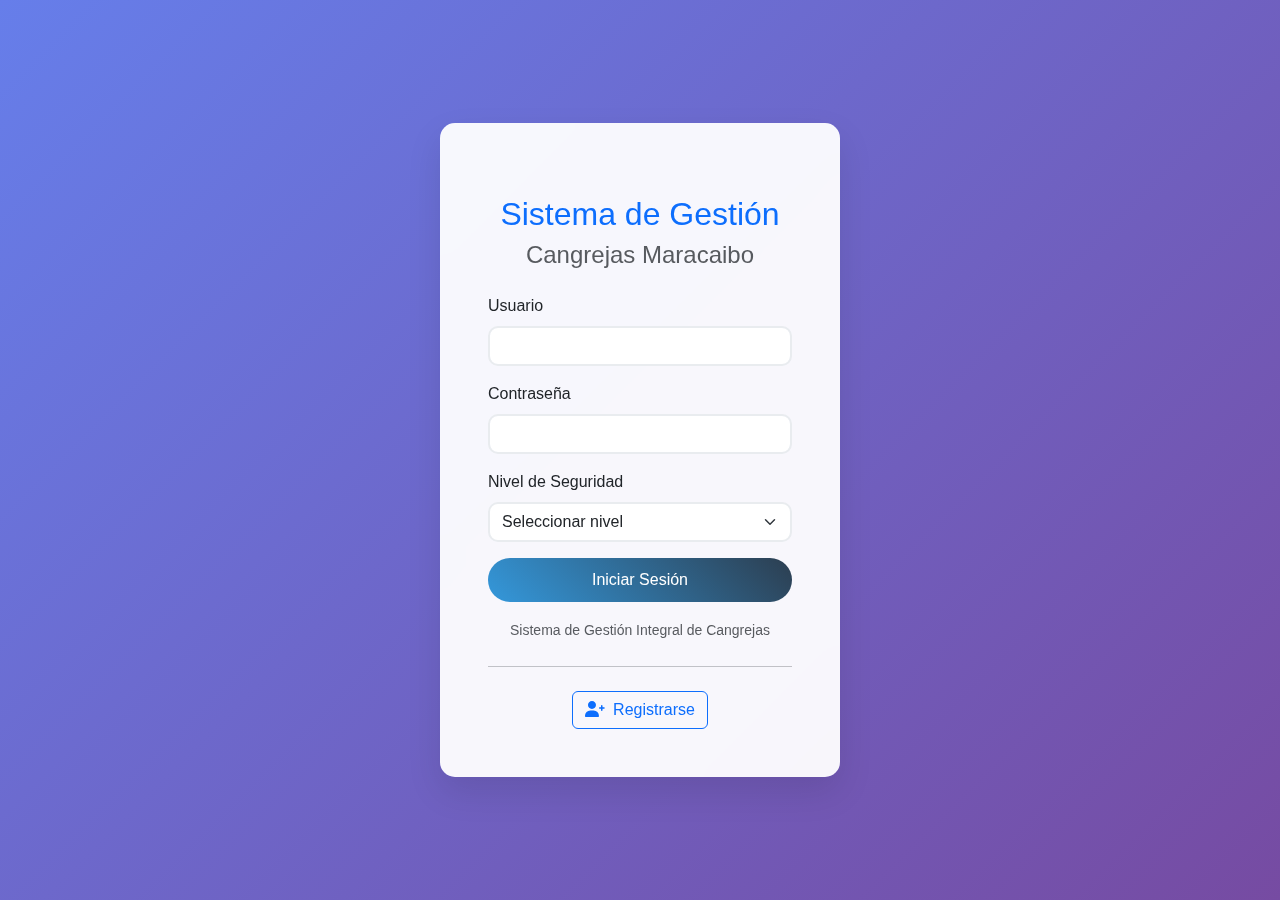
<file: proyectoto/index.html>
<!DOCTYPE html>
<html lang="es">
<head>
    <meta charset="UTF-8">
    <meta name="viewport" content="width=device-width, initial-scale=1.0">
    <title>Sistema de Gestión de Cangrejas - Maracaibo</title>
    <link href="https://cdn.jsdelivr.net/npm/bootstrap@5.3.0/dist/css/bootstrap.min.css" rel="stylesheet">
    <link href="https://cdnjs.cloudflare.com/ajax/libs/font-awesome/6.0.0/css/all.min.css" rel="stylesheet">
    <style>
        :root {
            --primary-color: #2c3e50;
            --secondary-color: #3498db;
            --success-color: #27ae60;
            --warning-color: #f39c12;
            --danger-color: #e74c3c;
            --light-bg: #ecf0f1;
        }
        
        body {
            background: linear-gradient(135deg, #667eea 0%, #764ba2 100%);
            min-height: 100vh;
            font-family: 'Segoe UI', Tahoma, Geneva, Verdana, sans-serif;
        }
        
        .login-container {
            background: rgba(255, 255, 255, 0.95);
            border-radius: 15px;
            box-shadow: 0 15px 35px rgba(0, 0, 0, 0.1);
            backdrop-filter: blur(10px);
        }
        
        .btn-custom {
            background: linear-gradient(45deg, var(--secondary-color), var(--primary-color));
            border: none;
            color: white;
            border-radius: 25px;
            padding: 10px 25px;
            transition: all 0.3s ease;
        }
        
        .btn-custom:hover {
            transform: translateY(-2px);
            box-shadow: 0 5px 15px rgba(0, 0, 0, 0.2);
            color: white;
        }
        
        .form-control-custom {
            border-radius: 10px;
            border: 2px solid #e9ecef;
            transition: all 0.3s ease;
        }
        
        .form-control-custom:focus {
            border-color: var(--secondary-color);
            box-shadow: 0 0 0 0.2rem rgba(52, 152, 219, 0.25);
        }
    </style>
</head>
<body>
    <!-- Login Screen -->
    <div id="loginScreen" class="container-fluid d-flex align-items-center justify-content-center" style="min-height: 100vh;">
        <div class="login-container p-5" style="max-width: 400px; width: 100%;">
            <div class="text-center mb-4">
                <i class="fas fa-crab fa-3x text-primary mb-3"></i>
                <h2 class="text-primary">Sistema de Gestión</h2>
                <h4 class="text-muted">Cangrejas Maracaibo</h4>
            </div>
            
            <form id="loginForm">
                <div class="mb-3">
                    <label for="username" class="form-label">Usuario</label>
                    <input type="text" class="form-control form-control-custom" id="username" required>
                </div>
                <div class="mb-3">
                    <label for="password" class="form-label">Contraseña</label>
                    <input type="password" class="form-control form-control-custom" id="password" required>
                </div>
                <div class="mb-3">
                    <label for="securityLevel" class="form-label">Nivel de Seguridad</label>
                    <select class="form-select form-control-custom" id="securityLevel" required>
                        <option value="">Seleccionar nivel</option>
                        <option value="operador">Operador Receptor</option>
                        <option value="supervisor">Supervisor de Calidad</option>
                        <option value="gerente">Gerente de Proceso</option>
                        <option value="admin">Administrador</option>
                    </select>
                </div>
                <button type="submit" class="btn btn-custom w-100">Iniciar Sesión</button>
            </form>
            
            <div class="text-center mt-3">
                <small class="text-muted">Sistema de Gestión Integral de Cangrejas</small>
            </div>
            
            <hr class="my-4">
            
            <div class="text-center">
                <button type="button" class="btn btn-outline-primary" onclick="goToRegister()">
                    <i class="fas fa-user-plus me-2"></i>Registrarse
                </button>
            </div>
        </div>
    </div>

    <script src="https://cdn.jsdelivr.net/npm/bootstrap@5.3.0/dist/js/bootstrap.bundle.min.js"></script>
    <script src="bootstrap-modal-fix.js"></script>
    <script src="config.js"></script>
    <script src="modal-accessibility.js"></script>
    <script src="login-script.js"></script>
</body>
</html>
</file>
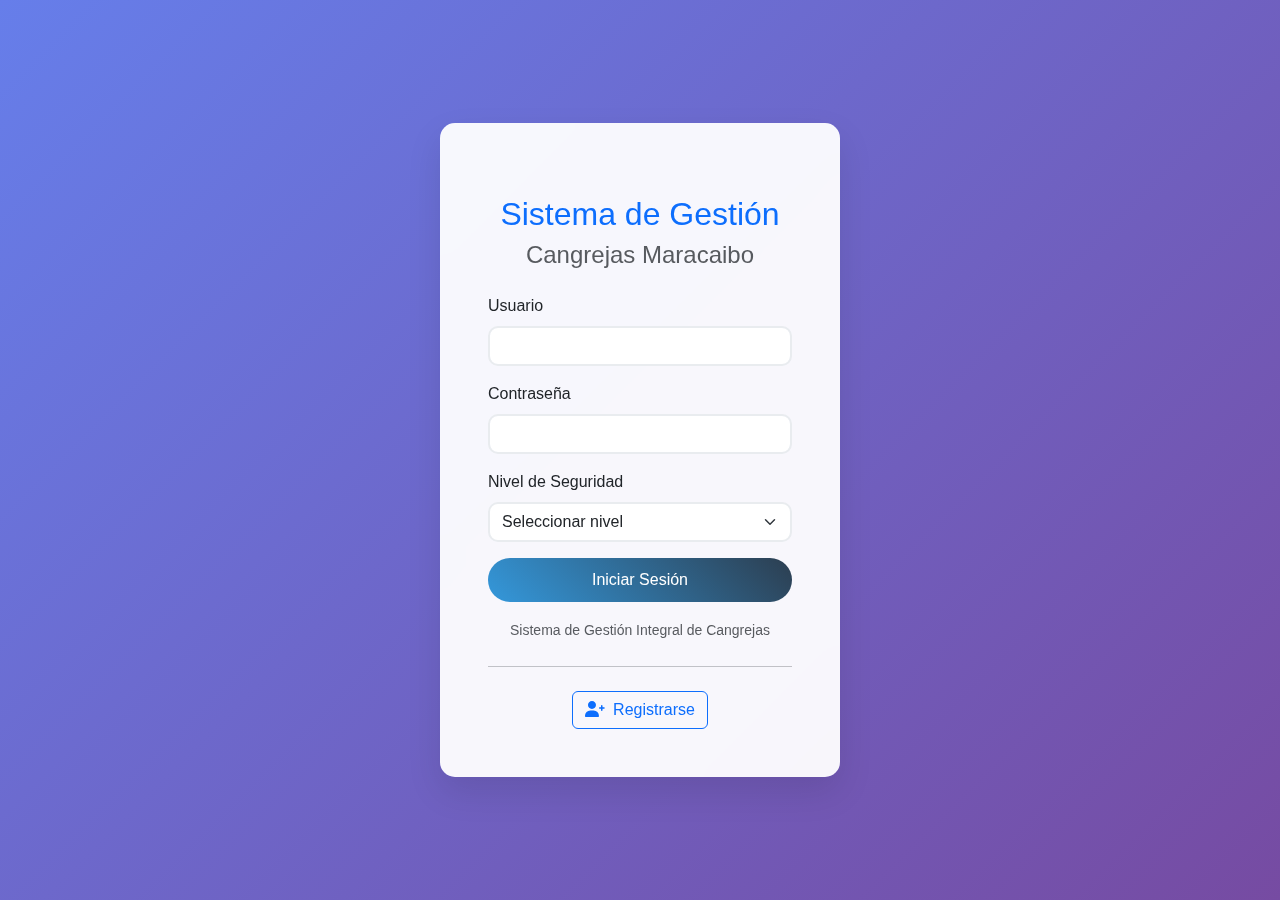
<file: proyectoto/admin.html>
<!DOCTYPE html>
<html lang="es">
<head>
    <meta charset="UTF-8">
    <meta name="viewport" content="width=device-width, initial-scale=1.0">
    <title>Administrador - Sistema Cangrejas</title>
    <link href="https://cdn.jsdelivr.net/npm/bootstrap@5.3.0/dist/css/bootstrap.min.css" rel="stylesheet">
    <link href="https://cdnjs.cloudflare.com/ajax/libs/font-awesome/6.0.0/css/all.min.css" rel="stylesheet">
    <link href="styles.css" rel="stylesheet">
</head>
<body>
    <!-- Navigation -->
    <nav class="navbar navbar-expand-lg navbar-dark navbar-custom">
        <div class="container-fluid">
            <a class="navbar-brand" href="#">
                <i class="fas fa-crab me-2"></i>
                Sistema Cangrejas - Administrador
            </a>
            <div class="navbar-nav ms-auto">
                <span class="navbar-text me-3">
                    <i class="fas fa-user me-1"></i>
                    <span id="currentUser"></span>
                    <span class="badge bg-light text-dark ms-2">Admin</span>
                </span>
                <button class="btn btn-outline-light btn-sm" onclick="logout()">
                    <i class="fas fa-sign-out-alt me-1"></i>
                    Cerrar Sesión
                </button>
            </div>
        </div>
    </nav>

    <!-- Dashboard Administrador -->
    <div class="container-fluid mt-4">
        <div class="row">
            <div class="col-12">
                <div class="main-container p-4">
                    <h2 class="text-center mb-4">
                        <i class="fas fa-cogs me-2"></i>
                        Panel de Administrador
                    </h2>
                    
                    <!-- Estadísticas del Sistema -->
                    <div class="row mb-4">
                        <div class="col-md-3">
                            <div class="card text-center bg-primary text-white">
                                <div class="card-body">
                                    <i class="fas fa-users fa-2x mb-2"></i>
                                    <h5>Usuarios Activos</h5>
                                    <h3 id="activeUsers">0</h3>
                                </div>
                            </div>
                        </div>
                        <div class="col-md-3">
                            <div class="card text-center bg-success text-white">
                                <div class="card-body">
                                    <i class="fas fa-database fa-2x mb-2"></i>
                                    <h5>Total Registros</h5>
                                    <h3 id="totalRecords">0</h3>
                                </div>
                            </div>
                        </div>
                        <div class="col-md-3">
                            <div class="card text-center bg-warning text-white">
                                <div class="card-body">
                                    <i class="fas fa-exclamation-triangle fa-2x mb-2"></i>
                                    <h5>Alertas</h5>
                                    <h3 id="alerts">0</h3>
                                </div>
                            </div>
                        </div>
                        <div class="col-md-3">
                            <div class="card text-center bg-danger text-white">
                                <div class="card-body">
                                    <i class="fas fa-trash fa-2x mb-2"></i>
                                    <h5>Datos Eliminados</h5>
                                    <h3 id="deletedData">0</h3>
                                </div>
                            </div>
                        </div>
                    </div>

                    <!-- Funciones de Administración -->
                    <div class="row">
                        <div class="col-md-6 mb-4">
                            <div class="card">
                                <div class="card-header bg-dark text-white">
                                    <h5 class="mb-0">
                                        <i class="fas fa-tools me-2"></i>
                                        Gestión del Sistema
                                    </h5>
                                </div>
                                <div class="card-body">
                                    <div class="d-grid gap-2">
                                        <button class="btn btn-outline-primary" onclick="showData(1)">
                                            <i class="fas fa-table me-2"></i>Ver Datos Fase 1
                                        </button>
                                        <button class="btn btn-outline-success" onclick="showData(2)">
                                            <i class="fas fa-table me-2"></i>Ver Datos Fase 2
                                        </button>
                                        <button class="btn btn-outline-warning" onclick="showData(3)">
                                            <i class="fas fa-table me-2"></i>Ver Datos Fase 3
                                        </button>
                                        <button class="btn btn-outline-info" onclick="generateSystemReport()">
                                            <i class="fas fa-file-alt me-2"></i>Reporte del Sistema
                                        </button>
                                    </div>
                                </div>
                            </div>
                        </div>
                        
                        <div class="col-md-6 mb-4">
                            <div class="card">
                                <div class="card-header bg-danger text-white">
                                    <h5 class="mb-0">
                                        <i class="fas fa-shield-alt me-2"></i>
                                        Administración Avanzada
                                    </h5>
                                </div>
                                <div class="card-body">
                                    <div class="d-grid gap-2">
                                        <button class="btn btn-outline-success" onclick="backupAllData()">
                                            <i class="fas fa-save me-2"></i>Respaldo Completo
                                        </button>
                                        <button class="btn btn-outline-warning" onclick="restoreData()">
                                            <i class="fas fa-undo me-2"></i>Restaurar Datos
                                        </button>
                                        <button class="btn btn-outline-danger" onclick="clearAllData()">
                                            <i class="fas fa-trash me-2"></i>Limpiar Todos los Datos
                                        </button>
                                        <button class="btn btn-outline-info" onclick="exportAllData()">
                                            <i class="fas fa-download me-2"></i>Exportar Todo
                                        </button>
                                        <button class="btn btn-outline-primary" onclick="openPhase1Review()">
                                            <i class="fas fa-clipboard-check me-2"></i>Revisar Contenedores
                                        </button>
                                        
                                        <!-- Menú desplegable para acciones de Fase 2 -->
                                        <div class="dropdown">
                                            <button class="btn btn-primary dropdown-toggle w-100" type="button" data-bs-toggle="dropdown" aria-expanded="false">
                                                <i class="fas fa-cogs me-2"></i>Acciones de Fase 2
                                            </button>
                                            <ul class="dropdown-menu w-100">
                                                <li><a class="dropdown-item" href="#" onclick="forcePhase2Access()">
                                                    <i class="fas fa-rocket me-2"></i>FORZAR ACCESO FASE 2
                                                </a></li>
                                                <li><a class="dropdown-item" href="#" onclick="resetAndCreateTestData()">
                                                    <i class="fas fa-refresh me-2"></i>Reiniciar y Crear Datos
                                                </a></li>
                                                <li><a class="dropdown-item" href="#" onclick="bulkApproveAll()">
                                                    <i class="fas fa-check-double me-2"></i>Aprobar Todos los Contenedores
                                                </a></li>
                                                <li><a class="dropdown-item" href="#" onclick="emergencyPhase2Access()">
                                                    <i class="fas fa-exclamation-triangle me-2"></i>Acceso de Emergencia
                                                </a></li>
                                                <li><a class="dropdown-item" href="#" onclick="createTestData()">
                                                    <i class="fas fa-plus-circle me-2"></i>Crear Datos de Prueba
                                                </a></li>
                                                <li><hr class="dropdown-divider"></li>
                                                <li><a class="dropdown-item" href="#" onclick="diagnosePhase2Issue()">
                                                    <i class="fas fa-stethoscope me-2"></i>Diagnosticar Fase 2
                                                </a></li>
                                            </ul>
                                        </div>
                                    </div>
                                </div>
                            </div>
                        </div>
                    </div>

                    <!-- Configuración del Sistema -->
                    <div class="row mt-4">
                        <div class="col-12">
                            <div class="card">
                                <div class="card-header bg-info text-white">
                                    <h5 class="mb-0">
                                        <i class="fas fa-cog me-2"></i>
                                        Configuración del Sistema
                                    </h5>
                                </div>
                                <div class="card-body">
                                    <div class="row">
                                        <div class="col-md-6">
                                            <h6>Parámetros del Sistema</h6>
                                            <div class="mb-3">
                                                <label class="form-label">Tiempo de Sesión (minutos)</label>
                                                <input type="number" class="form-control" id="sessionTimeout" value="30">
                                            </div>
                                            <div class="mb-3">
                                                <label class="form-label">Máximo de Intentos de Login</label>
                                                <input type="number" class="form-control" id="maxLoginAttempts" value="3">
                                            </div>
                                            <div class="mb-3">
                                                <label class="form-label">Longitud Mínima de Contraseña</label>
                                                <input type="number" class="form-control" id="minPasswordLength" value="4">
                                            </div>
                                            <button class="btn btn-primary" onclick="saveSystemConfig()">
                                                <i class="fas fa-save me-2"></i>Guardar Configuración
                                            </button>
                                        </div>
                                        <div class="col-md-6">
                                            <h6>Estadísticas del Sistema</h6>
                                            <div id="systemStats">
                                                <p><strong>Espacio Usado:</strong> <span id="storageUsed">0 KB</span></p>
                                                <p><strong>Último Respaldo:</strong> <span id="lastBackup">Nunca</span></p>
                                                <p><strong>Versión del Sistema:</strong> <span id="systemVersion">1.0.0</span></p>
                                                <p><strong>Estado del Sistema:</strong> <span id="systemStatus" class="badge bg-success">Operativo</span></p>
                                            </div>
                                            <div class="mt-3">
                                                <button class="btn btn-outline-secondary" onclick="checkSystemHealth()">
                                                    <i class="fas fa-heartbeat me-2"></i>Verificar Salud del Sistema
                                                </button>
                                            </div>
                                        </div>
                                    </div>
                                </div>
                            </div>
                        </div>
                    </div>

                    <!-- Logs del Sistema -->
                    <div class="row mt-4">
                        <div class="col-12">
                            <div class="card">
                                <div class="card-header bg-dark text-white">
                                    <h5 class="mb-0">
                                        <i class="fas fa-list-alt me-2"></i>
                                        Logs del Sistema
                                    </h5>
                                </div>
                                <div class="card-body">
                                    <div class="table-responsive">
                                        <table class="table table-sm">
                                            <thead class="table-dark">
                                                <tr>
                                                    <th>Fecha</th>
                                                    <th>Usuario</th>
                                                    <th>Acción</th>
                                                    <th>Detalles</th>
                                                    <th>Estado</th>
                                                </tr>
                                            </thead>
                                            <tbody id="systemLogs">
                                            </tbody>
                                        </table>
                                    </div>
                                </div>
                            </div>
                        </div>
                    </div>
                </div>
            </div>
        </div>
    </div>

    <!-- Phase 1 Review Modal -->
    <div class="modal fade" id="phase1ReviewModal" tabindex="-1">
        <div class="modal-dialog modal-xl">
            <div class="modal-content modal-custom">
                <div class="modal-header bg-dark text-white">
                    <h5 class="modal-title">
                        <i class="fas fa-clipboard-check me-2"></i>
                        Revisión de Contenedores - Fase 1
                    </h5>
                    <button type="button" class="btn-close btn-close-white" data-bs-dismiss="modal" aria-label="Cerrar"></button>
                </div>
                <div class="modal-body">
                    <div class="row mb-3">
                        <div class="col-md-12">
                            <div class="alert alert-info">
                                <i class="fas fa-info-circle me-2"></i>
                                <strong>Administrador:</strong> Acceso completo para aprobar o rechazar contenedores.
                            </div>
                        </div>
                    </div>
                    <div class="table-responsive">
                        <table class="table table-custom" id="qualityControlTable">
                            <thead class="table-dark">
                                <tr>
                                    <th>Contenedor</th>
                                    <th>Proveedor</th>
                                    <th>Tipo</th>
                                    <th>Peso</th>
                                    <th>Estado</th>
                                    <th>Clasificación</th>
                                    <th>Fecha</th>
                                    <th>Estado Aprobación</th>
                                    <th>Acciones</th>
                                </tr>
                            </thead>
                            <tbody id="qualityControlTableBody">
                            </tbody>
                        </table>
                    </div>
                </div>
            </div>
        </div>
    </div>

    <!-- Data Tables Modal -->
    <div class="modal fade" id="dataModal" tabindex="-1">
        <div class="modal-dialog modal-xl">
            <div class="modal-content modal-custom">
                <div class="modal-header bg-info text-white">
                    <h5 class="modal-title">
                        <i class="fas fa-table me-2"></i>
                        Datos del Sistema
                    </h5>
                    <button type="button" class="btn-close btn-close-white" data-bs-dismiss="modal" aria-label="Cerrar"></button>
                </div>
                <div class="modal-body">
                    <div class="table-responsive">
                        <table class="table table-custom" id="dataTable">
                            <thead class="table-dark">
                                <tr>
                                    <th>ID</th>
                                    <th>Contenedor</th>
                                    <th>Proveedor</th>
                                    <th>Tipo</th>
                                    <th>Peso</th>
                                    <th>Estado</th>
                                    <th>Clasificación</th>
                                    <th>Fase</th>
                                    <th>Acciones</th>
                                </tr>
                            </thead>
                            <tbody id="dataTableBody">
                            </tbody>
                        </table>
                    </div>
                </div>
            </div>
        </div>
    </div>

    <script src="https://cdn.jsdelivr.net/npm/bootstrap@5.3.0/dist/js/bootstrap.bundle.min.js"></script>
    <script src="bootstrap-modal-fix.js"></script>
    <script src="config.js"></script>
    <script src="modal-accessibility.js"></script>
    <script src="admin-script.js"></script>
</body>
</html>
</file>
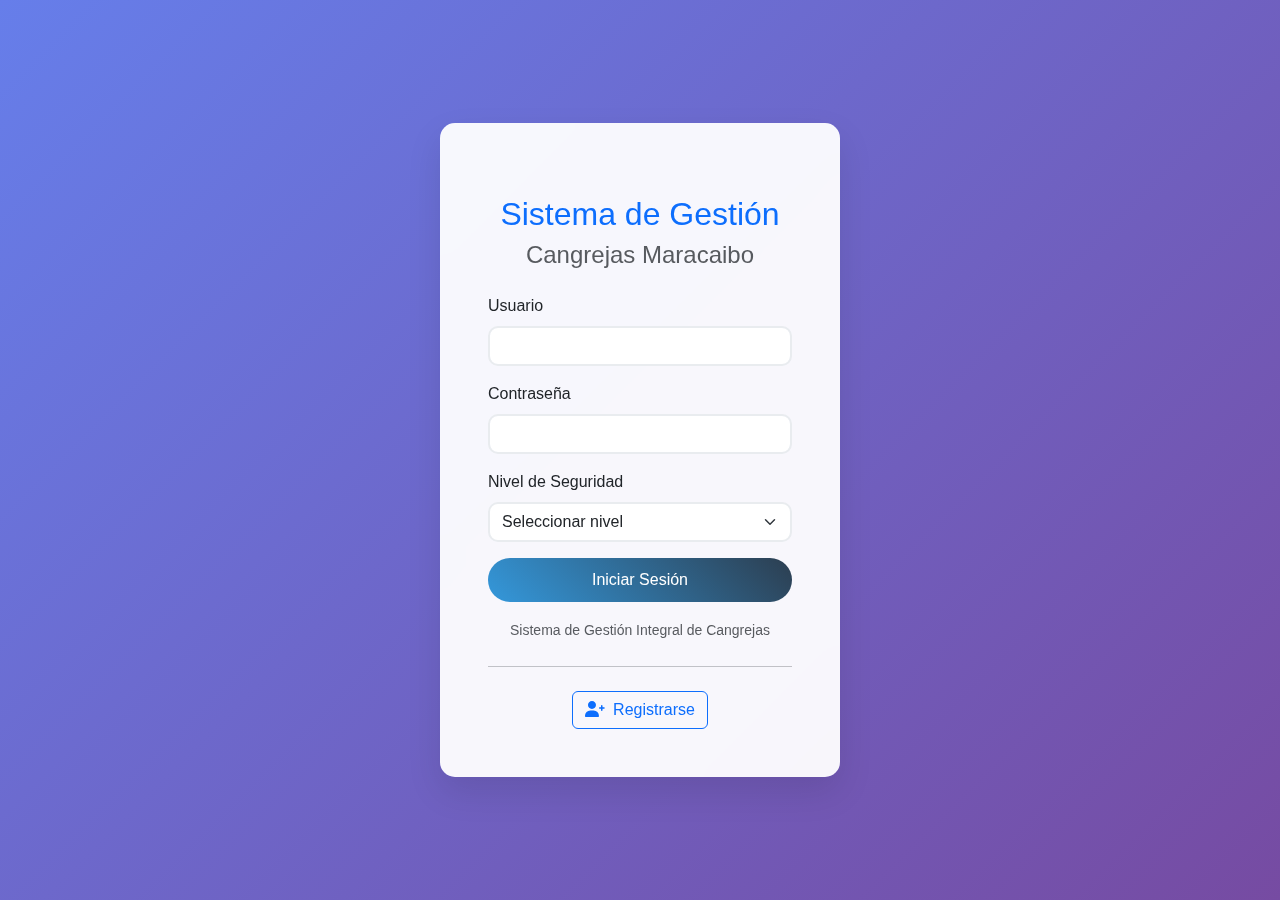
<file: proyectoto/gerente.html>
<!DOCTYPE html>
<html lang="es">
<head>
    <meta charset="UTF-8">
    <meta name="viewport" content="width=device-width, initial-scale=1.0">
    <title>Gerente de Proceso - Sistema Cangrejas</title>
    <link href="https://cdn.jsdelivr.net/npm/bootstrap@5.3.0/dist/css/bootstrap.min.css" rel="stylesheet">
    <link href="https://cdnjs.cloudflare.com/ajax/libs/font-awesome/6.0.0/css/all.min.css" rel="stylesheet">
    <link href="styles.css" rel="stylesheet">
</head>
<body>
    <!-- Navigation -->
    <nav class="navbar navbar-expand-lg navbar-dark navbar-custom">
        <div class="container-fluid">
            <a class="navbar-brand" href="#">
                <i class="fas fa-crab me-2"></i>
                Sistema Cangrejas - Gerente
            </a>
            <div class="navbar-nav ms-auto">
                <span class="navbar-text me-3">
                    <i class="fas fa-user me-1"></i>
                    <span id="currentUser"></span>
                    <span class="badge bg-light text-dark ms-2">Gerente</span>
                </span>
                <button class="btn btn-outline-light btn-sm" onclick="logout()">
                    <i class="fas fa-sign-out-alt me-1"></i>
                    Cerrar Sesión
                </button>
            </div>
        </div>
    </nav>

    <!-- Dashboard Gerente -->
    <div class="container-fluid mt-4">
        <div class="row">
            <div class="col-12">
                <div class="main-container p-4">
                    <h2 class="text-center mb-4">
                        <i class="fas fa-chart-line me-2"></i>
                        Panel de Gerente de Proceso
                    </h2>
                    
                    <!-- Estadísticas del Gerente -->
                    <div class="row mb-4">
                        <div class="col-md-3">
                            <div class="card text-center bg-primary text-white">
                                <div class="card-body">
                                    <i class="fas fa-boxes fa-2x mb-2"></i>
                                    <h5>Total Contenedores</h5>
                                    <h3 id="totalContainers">0</h3>
                                </div>
                            </div>
                        </div>
                        <div class="col-md-3">
                            <div class="card text-center bg-success text-white">
                                <div class="card-body">
                                    <i class="fas fa-check-circle fa-2x mb-2"></i>
                                    <h5>Clase A</h5>
                                    <h3 id="claseA">0</h3>
                                </div>
                            </div>
                        </div>
                        <div class="col-md-3">
                            <div class="card text-center bg-warning text-white">
                                <div class="card-body">
                                    <i class="fas fa-exclamation-triangle fa-2x mb-2"></i>
                                    <h5>Clase B</h5>
                                    <h3 id="claseB">0</h3>
                                </div>
                            </div>
                        </div>
                        <div class="col-md-3">
                            <div class="card text-center bg-danger text-white">
                                <div class="card-body">
                                    <i class="fas fa-times-circle fa-2x mb-2"></i>
                                    <h5>Clase C</h5>
                                    <h3 id="claseC">0</h3>
                                </div>
                            </div>
                        </div>
                    </div>

                    <!-- Fases Disponibles -->
                    <div class="row">
                        <div class="col-md-4 mb-4">
                            <div class="card phase-card">
                                <div class="security-level">Nivel 1</div>
                                <div class="phase-header">
                                    <i class="fas fa-clipboard-check fa-2x mb-2"></i>
                                    <h4>Fase 1: Recepción</h4>
                                    <p class="mb-0">Clasificación y Supervisión</p>
                                </div>
                                <div class="card-body">
                                    <p class="text-muted">Gestión de recepciones</p>
                                    <ul class="list-unstyled">
                                        <li><i class="fas fa-check text-success me-2"></i>Revisar clasificaciones</li>
                                        <li><i class="fas fa-check text-success me-2"></i>Control de calidad</li>
                                        <li><i class="fas fa-check text-success me-2"></i>Gestionar proveedores</li>
                                        <li><i class="fas fa-check text-success me-2"></i>Reportes de recepción</li>
                                        <li><i class="fas fa-check text-success me-2"></i>Aprobar/Rechazar contenedores</li>
                                    </ul>
                                    <div class="d-grid gap-2 mt-3">
                                        <button class="btn btn-custom" onclick="openPhase1Review()">
                                            <i class="fas fa-eye me-2"></i>Revisar Contenedores
                                        </button>
                                        <button class="btn btn-success" onclick="bulkApprove()">
                                            <i class="fas fa-check-double me-2"></i>Aprobar Todos
                                        </button>
                                    </div>
                                    <button class="btn btn-custom w-100" onclick="openPhase1()">
                                        <i class="fas fa-eye me-2"></i>Gestionar Recepciones
                                    </button>
                                </div>
                            </div>
                        </div>
                        
                        <div class="col-md-4 mb-4">
                            <div class="card phase-card">
                                <div class="security-level">Nivel 2</div>
                                <div class="phase-header">
                                    <i class="fas fa-fire fa-2x mb-2"></i>
                                    <h4>Fase 2: Procesamiento</h4>
                                    <p class="mb-0">Control de Calidad</p>
                                </div>
                                <div class="card-body">
                                    <p class="text-muted">Supervisión del procesamiento</p>
                                    <ul class="list-unstyled">
                                        <li><i class="fas fa-check text-success me-2"></i>Control de temperatura</li>
                                        <li><i class="fas fa-check text-success me-2"></i>Verificar rendimiento</li>
                                        <li><i class="fas fa-check text-success me-2"></i>Validar calidad final</li>
                                        <li><i class="fas fa-check text-success me-2"></i>Optimizar procesos</li>
                                    </ul>
                                    <button class="btn btn-custom w-100" onclick="openPhase2()">
                                        <i class="fas fa-edit me-2"></i>Gestionar Procesamiento
                                    </button>
                                </div>
                            </div>
                        </div>
                        
                        <div class="col-md-4 mb-4">
                            <div class="card phase-card">
                                <div class="security-level">Nivel 3</div>
                                <div class="phase-header">
                                    <i class="fas fa-shipping-fast fa-2x mb-2"></i>
                                    <h4>Fase 3: Exportación</h4>
                                    <p class="mb-0">Empaquetado y Despacho</p>
                                </div>
                                <div class="card-body">
                                    <p class="text-muted">Gestión de exportaciones</p>
                                    <ul class="list-unstyled">
                                        <li><i class="fas fa-check text-success me-2"></i>Configurar envíos</li>
                                        <li><i class="fas fa-check text-success me-2"></i>Control de empaque</li>
                                        <li><i class="fas fa-check text-success me-2"></i>Seguimiento de envíos</li>
                                        <li><i class="fas fa-check text-success me-2"></i>Reportes de exportación</li>
                                    </ul>
                                    <button class="btn btn-custom w-100" onclick="openPhase3()">
                                        <i class="fas fa-edit me-2"></i>Gestionar Exportación
                                    </button>
                                </div>
                            </div>
                        </div>
                    </div>

                    <!-- Reportes y Análisis -->
                    <div class="row mt-4">
                        <div class="col-12">
                            <div class="card">
                                <div class="card-header bg-info text-white">
                                    <h5 class="mb-0">
                                        <i class="fas fa-chart-bar me-2"></i>
                                        Reportes y Análisis
                                    </h5>
                                </div>
                                <div class="card-body">
                                    <div class="row">
                                        <div class="col-md-6">
                                            <h6>Acciones Rápidas</h6>
                                            <div class="d-grid gap-2">
                                                <button class="btn btn-outline-primary" onclick="generateReport()">
                                                    <i class="fas fa-file-alt me-2"></i>Generar Reporte
                                                </button>
                                                <button class="btn btn-outline-success" onclick="backupData()">
                                                    <i class="fas fa-save me-2"></i>Respaldo de Datos
                                                </button>
                                                <button class="btn btn-outline-warning" onclick="showData(1)">
                                                    <i class="fas fa-table me-2"></i>Ver Datos Fase 1
                                                </button>
                                                
                                                <!-- Menú desplegable para acciones de Fase 2 -->
                                                <div class="dropdown">
                                                    <button class="btn btn-primary dropdown-toggle w-100" type="button" data-bs-toggle="dropdown" aria-expanded="false">
                                                        <i class="fas fa-cogs me-2"></i>Acciones de Fase 2
                                                    </button>
                                                    <ul class="dropdown-menu w-100">
                                                        <li><a class="dropdown-item" href="#" onclick="forcePhase2Access()">
                                                            <i class="fas fa-rocket me-2"></i>FORZAR ACCESO FASE 2
                                                        </a></li>
                                                        <li><a class="dropdown-item" href="#" onclick="resetAndCreateTestData()">
                                                            <i class="fas fa-refresh me-2"></i>Reiniciar y Crear Datos
                                                        </a></li>
                                                        <li><a class="dropdown-item" href="#" onclick="bulkApproveAll()">
                                                            <i class="fas fa-check-double me-2"></i>Aprobar Todos los Contenedores
                                                        </a></li>
                                                        <li><a class="dropdown-item" href="#" onclick="emergencyPhase2Access()">
                                                            <i class="fas fa-exclamation-triangle me-2"></i>Acceso de Emergencia
                                                        </a></li>
                                                        <li><a class="dropdown-item" href="#" onclick="createTestData()">
                                                            <i class="fas fa-plus-circle me-2"></i>Crear Datos de Prueba
                                                        </a></li>
                                                        <li><hr class="dropdown-divider"></li>
                                                        <li><a class="dropdown-item" href="#" onclick="diagnosePhase2Issue()">
                                                            <i class="fas fa-stethoscope me-2"></i>Diagnosticar Fase 2
                                                        </a></li>
                                                    </ul>
                                                </div>
                                            </div>
                                        </div>
                                        <div class="col-md-6">
                                            <h6>Estadísticas del Sistema</h6>
                                            <div id="systemStats">
                                                <p><strong>Contenedores en Fase 1:</strong> <span id="phase1Count">0</span></p>
                                                <p><strong>Contenedores en Fase 2:</strong> <span id="phase2Count">0</span></p>
                                                <p><strong>Contenedores en Fase 3:</strong> <span id="phase3Count">0</span></p>
                                                <p><strong>Total Exportado:</strong> <span id="totalExported">0</span></p>
                                            </div>
                                        </div>
                                    </div>
                                </div>
                            </div>
                        </div>
                    </div>
                </div>
            </div>
        </div>
    </div>

    <!-- Phase 1 Review Modal -->
    <div class="modal fade" id="phase1ReviewModal" tabindex="-1">
        <div class="modal-dialog modal-xl">
            <div class="modal-content modal-custom">
                <div class="modal-header bg-primary text-white">
                    <h5 class="modal-title">
                        <i class="fas fa-clipboard-check me-2"></i>
                        Revisión de Contenedores - Fase 1
                    </h5>
                    <button type="button" class="btn-close btn-close-white" data-bs-dismiss="modal" aria-label="Cerrar"></button>
                </div>
                <div class="modal-body">
                    <div class="row mb-3">
                        <div class="col-md-12">
                            <div class="alert alert-info">
                                <i class="fas fa-info-circle me-2"></i>
                                <strong>Gerente de Proceso:</strong> Puede aprobar o rechazar contenedores para el procesamiento.
                            </div>
                        </div>
                    </div>
                    <div class="table-responsive">
                        <table class="table table-custom" id="qualityControlTable">
                            <thead class="table-dark">
                                <tr>
                                    <th>Contenedor</th>
                                    <th>Proveedor</th>
                                    <th>Tipo</th>
                                    <th>Peso</th>
                                    <th>Estado</th>
                                    <th>Clasificación</th>
                                    <th>Fecha</th>
                                    <th>Estado Aprobación</th>
                                    <th>Acciones</th>
                                </tr>
                            </thead>
                            <tbody id="qualityControlTableBody">
                            </tbody>
                        </table>
                    </div>
                </div>
            </div>
        </div>
    </div>

    <!-- Data Tables Modal -->
    <div class="modal fade" id="dataModal" tabindex="-1">
        <div class="modal-dialog modal-xl">
            <div class="modal-content modal-custom">
                <div class="modal-header bg-info text-white">
                    <h5 class="modal-title">
                        <i class="fas fa-table me-2"></i>
                        Datos del Sistema
                    </h5>
                    <button type="button" class="btn-close btn-close-white" data-bs-dismiss="modal" aria-label="Cerrar"></button>
                </div>
                <div class="modal-body">
                    <div class="table-responsive">
                        <table class="table table-custom" id="dataTable">
                            <thead class="table-dark">
                                <tr>
                                    <th>ID</th>
                                    <th>Contenedor</th>
                                    <th>Proveedor</th>
                                    <th>Tipo</th>
                                    <th>Peso</th>
                                    <th>Estado</th>
                                    <th>Clasificación</th>
                                    <th>Fase</th>
                                    <th>Acciones</th>
                                </tr>
                            </thead>
                            <tbody id="dataTableBody">
                            </tbody>
                        </table>
                    </div>
                </div>
            </div>
        </div>
    </div>

    <!-- Phase 3 Modal -->
    <div class="modal fade" id="phase3Modal" tabindex="-1">
        <div class="modal-dialog modal-lg">
            <div class="modal-content modal-custom">
                <div class="modal-header bg-warning text-white">
                    <h5 class="modal-title">
                        <i class="fas fa-shipping-fast me-2"></i>
                        Fase 3: Exportación
                    </h5>
                    <button type="button" class="btn-close btn-close-white" data-bs-dismiss="modal" aria-label="Cerrar"></button>
                </div>
                <div class="modal-body">
                    <form id="phase3Form">
                        <div class="row">
                            <div class="col-md-6">
                                <div class="mb-3">
                                    <label class="form-label">Contenedor ID</label>
                                    <input type="text" class="form-control form-control-custom" id="containerId3" readonly>
                                </div>
                                <div class="mb-3">
                                    <label class="form-label">Tipo de Empaque</label>
                                    <select class="form-select form-control-custom" id="packagingType" required>
                                        <option value="">Seleccionar empaque</option>
                                        <option value="caja">Caja</option>
                                        <option value="bolsa">Bolsa</option>
                                        <option value="contenedor">Contenedor</option>
                                    </select>
                                </div>
                                <div class="mb-3">
                                    <label class="form-label">Peso Neto (kg)</label>
                                    <input type="number" step="0.1" class="form-control form-control-custom" id="netWeight" required>
                                </div>
                                <div class="mb-3">
                                    <label class="form-label">Cantidad de Paquetes</label>
                                    <input type="number" class="form-control form-control-custom" id="packageCount" required>
                                </div>
                            </div>
                            <div class="col-md-6">
                                <div class="mb-3">
                                    <label class="form-label">Destino</label>
                                    <input type="text" class="form-control form-control-custom" id="destination" required>
                                </div>
                                <div class="mb-3">
                                    <label class="form-label">Fecha de Envío</label>
                                    <input type="date" class="form-control form-control-custom" id="shippingDate" required>
                                </div>
                                <div class="mb-3">
                                    <label class="form-label">Método de Transporte</label>
                                    <select class="form-select form-control-custom" id="transportMethod" required>
                                        <option value="">Seleccionar transporte</option>
                                        <option value="maritimo">Marítimo</option>
                                        <option value="aereo">Aéreo</option>
                                        <option value="terrestre">Terrestre</option>
                                    </select>
                                </div>
                                <div class="mb-3">
                                    <label class="form-label">Estado de Envío</label>
                                    <select class="form-select form-control-custom" id="shippingStatus" required>
                                        <option value="">Seleccionar estado</option>
                                        <option value="preparado">Preparado</option>
                                        <option value="en_transito">En Tránsito</option>
                                        <option value="entregado">Entregado</option>
                                    </select>
                                </div>
                            </div>
                        </div>
                        <div class="mb-3">
                            <label class="form-label">Observaciones de Envío</label>
                            <textarea class="form-control form-control-custom" id="shippingNotes" rows="3"></textarea>
                        </div>
                    </form>
                </div>
                <div class="modal-footer">
                    <button type="button" class="btn btn-secondary" data-bs-dismiss="modal">Cancelar</button>
                    <button type="button" class="btn btn-custom" onclick="savePhase3()">
                        <i class="fas fa-save me-2"></i>Guardar
                    </button>
                </div>
            </div>
        </div>
    </div>

    <script src="https://cdn.jsdelivr.net/npm/bootstrap@5.3.0/dist/js/bootstrap.bundle.min.js"></script>
    <script src="bootstrap-modal-fix.js"></script>
    <script src="config.js"></script>
    <script src="modal-accessibility.js"></script>
    <script src="gerente-script.js"></script>
</body>
</html>
</file>
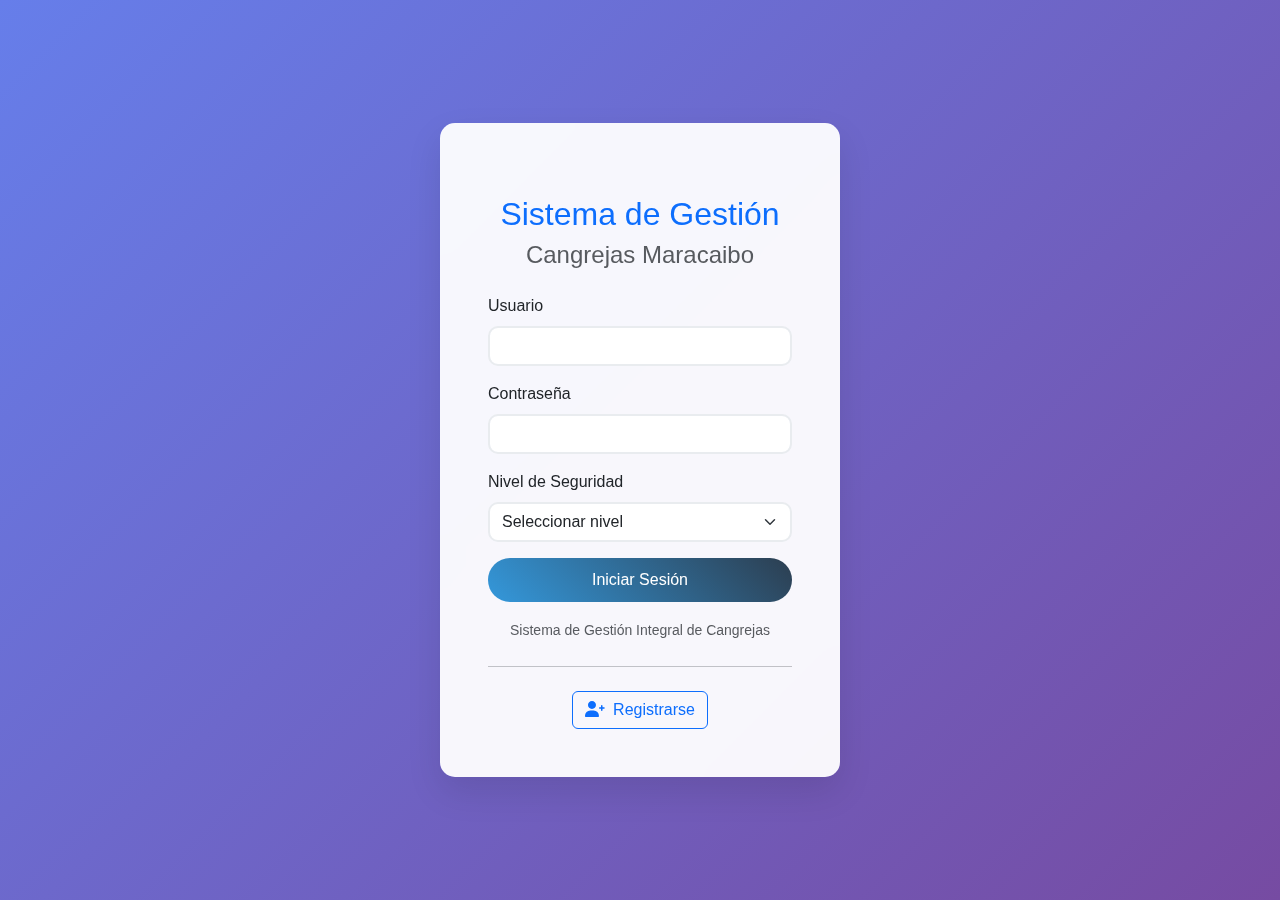
<file: proyectoto/operador.html>
<!DOCTYPE html>
<html lang="es">
<head>
    <meta charset="UTF-8">
    <meta name="viewport" content="width=device-width, initial-scale=1.0">
    <title>Operador Receptor - Sistema Cangrejas</title>
    <link href="https://cdn.jsdelivr.net/npm/bootstrap@5.3.0/dist/css/bootstrap.min.css" rel="stylesheet">
    <link href="https://cdnjs.cloudflare.com/ajax/libs/font-awesome/6.0.0/css/all.min.css" rel="stylesheet">
    <link href="styles.css" rel="stylesheet">
</head>
<body>
    <!-- Navigation -->
    <nav class="navbar navbar-expand-lg navbar-dark navbar-custom">
        <div class="container-fluid">
            <a class="navbar-brand" href="#">
                <i class="fas fa-crab me-2"></i>
                Sistema Cangrejas - Operador
            </a>
            <div class="navbar-nav ms-auto">
                <span class="navbar-text me-3">
                    <i class="fas fa-user me-1"></i>
                    <span id="currentUser"></span>
                    <span class="badge bg-light text-dark ms-2">Operador</span>
                </span>
                <button class="btn btn-outline-light btn-sm" onclick="logout()">
                    <i class="fas fa-sign-out-alt me-1"></i>
                    Cerrar Sesión
                </button>
            </div>
        </div>
    </nav>

    <!-- Dashboard Operador -->
    <div class="container-fluid mt-4">
        <div class="row">
            <div class="col-12">
                <div class="main-container p-4">
                    <h2 class="text-center mb-4">
                        <i class="fas fa-clipboard-check me-2"></i>
                        Panel de Operador Receptor
                    </h2>
                    
                    <!-- Estadísticas del Operador -->
                    <div class="row mb-4">
                        <div class="col-md-4">
                            <div class="card text-center bg-primary text-white">
                                <div class="card-body">
                                    <i class="fas fa-boxes fa-2x mb-2"></i>
                                    <h5>Contenedores Procesados</h5>
                                    <h3 id="totalProcessed">0</h3>
                                </div>
                            </div>
                        </div>
                        <div class="col-md-4">
                            <div class="card text-center bg-success text-white">
                                <div class="card-body">
                                    <i class="fas fa-check-circle fa-2x mb-2"></i>
                                    <h5>Aprobados</h5>
                                    <h3 id="claseA">0</h3>
                                </div>
                            </div>
                        </div>
                        <div class="col-md-4">
                            <div class="card text-center bg-warning text-white">
                                <div class="card-body">
                                    <i class="fas fa-exclamation-triangle fa-2x mb-2"></i>
                                    <h5>Rechazados</h5>
                                    <h3 id="rejected">0</h3>
                                </div>
                            </div>
                        </div>
                    </div>

                    <!-- Fase 1 - Recepción -->
                    <div class="row">
                        <div class="col-md-8 mx-auto">
                            <div class="card phase-card">
                                <div class="security-level">Nivel 1</div>
                                <div class="phase-header">
                                    <i class="fas fa-clipboard-check fa-2x mb-2"></i>
                                    <h4>Fase 1: Recepción de Mercancía</h4>
                                    <p class="mb-0">Clasificación y Supervisión</p>
                                </div>
                                <div class="card-body">
                                    <p class="text-muted">Operador receptor de mercancía</p>
                                    <ul class="list-unstyled">
                                        <li><i class="fas fa-check text-success me-2"></i>Clasificación por tipo</li>
                                        <li><i class="fas fa-check text-success me-2"></i>Control de peso</li>
                                        <li><i class="fas fa-check text-success me-2"></i>Estado (vivas/muertas)</li>
                                        <li><i class="fas fa-check text-success me-2"></i>Registro básico de datos</li>
                                        <li><i class="fas fa-check text-success me-2"></i>Aprobar/Rechazar contenedores</li>
                                    </ul>
                                    <div class="d-grid gap-2">
                                        <button class="btn btn-custom" onclick="openPhase1()">
                                        <i class="fas fa-edit me-2"></i>Registrar Recepción
                                    </button>
                                        <button class="btn btn-success" onclick="openPhase1Review()">
                                            <i class="fas fa-eye me-2"></i>Revisar Contenedores
                                        </button>
                                        <button class="btn btn-info" onclick="showYieldStatistics()">
                                            <i class="fas fa-chart-pie me-2"></i>Estadísticas de Rendimiento
                                        </button>
                                    </div>
                                </div>
                            </div>
                        </div>
                    </div>

                    <!-- Tabla de Contenedores Recientes -->
                    <div class="row mt-4">
                        <div class="col-12">
                            <div class="card">
                                <div class="card-header bg-primary text-white">
                                    <h5 class="mb-0">
                                        <i class="fas fa-table me-2"></i>
                                        Contenedores Recientes
                                    </h5>
                                </div>
                                <div class="card-body">
                                    <div class="table-responsive">
                                        <table class="table table-custom">
                                            <thead class="table-dark">
                                                <tr>
                                                    <th>ID</th>
                                                    <th>Proveedor</th>
                                                    <th>Tipo</th>
                                                    <th>Peso</th>
                                                    <th>Estado</th>
                                                    <th>Fecha</th>
                                                </tr>
                                            </thead>
                                            <tbody id="recentContainers">
                                            </tbody>
                                        </table>
                                    </div>
                                </div>
                            </div>
                        </div>
                    </div>
                </div>
            </div>
        </div>
    </div>

    <!-- Yield Statistics Modal -->
    <div class="modal fade" id="yieldStatisticsModal" tabindex="-1">
        <div class="modal-dialog modal-xl">
            <div class="modal-content modal-custom">
                <div class="modal-header bg-info text-white">
                    <h5 class="modal-title">
                        <i class="fas fa-chart-pie me-2"></i>
                        Estadísticas de Rendimiento por Tipo de Cangreja
                    </h5>
                    <button type="button" class="btn-close btn-close-white" data-bs-dismiss="modal" aria-label="Cerrar"></button>
                </div>
                <div class="modal-body">
                    <div class="row mb-3">
                        <div class="col-md-12">
                            <div class="alert alert-info">
                                <i class="fas fa-info-circle me-2"></i>
                                <strong>Rendimiento por 1000g (1kg) de cangreja:</strong> Comparación de eficiencia entre tipos de cangreja.
                            </div>
                        </div>
                    </div>
                    <div class="row">
                        <div class="col-md-4">
                            <div class="card">
                                <div class="card-header bg-primary text-white">
                                    <h6 class="mb-0">Cangreja Azul</h6>
                                </div>
                                <div class="card-body">
                                    <div id="azulStats">
                                        <!-- Estadísticas de cangreja azul -->
                                    </div>
                                </div>
                            </div>
                        </div>
                        <div class="col-md-4">
                            <div class="card">
                                <div class="card-header bg-danger text-white">
                                    <h6 class="mb-0">Cangreja Roja</h6>
                                </div>
                                <div class="card-body">
                                    <div id="rojaStats">
                                        <!-- Estadísticas de cangreja roja -->
                                    </div>
                                </div>
                            </div>
                        </div>
                        <div class="col-md-4">
                            <div class="card">
                                <div class="card-header bg-success text-white">
                                    <h6 class="mb-0">Cangreja Verde</h6>
                                </div>
                                <div class="card-body">
                                    <div id="verdeStats">
                                        <!-- Estadísticas de cangreja verde -->
                                    </div>
                                </div>
                            </div>
                        </div>
                    </div>
                    <div class="row mt-3">
                        <div class="col-12">
                            <div class="card">
                                <div class="card-header bg-warning text-dark">
                                    <h6 class="mb-0">Comparación de Eficiencia</h6>
                                </div>
                                <div class="card-body">
                                    <div id="comparisonChart">
                                        <!-- Gráfico de comparación -->
                                    </div>
                                </div>
                            </div>
                        </div>
                    </div>
                </div>
            </div>
        </div>
    </div>

    <!-- Phase 1 Review Modal -->
    <div class="modal fade" id="phase1ReviewModal" tabindex="-1">
        <div class="modal-dialog modal-xl">
            <div class="modal-content modal-custom">
                <div class="modal-header bg-success text-white">
                    <h5 class="modal-title">
                        <i class="fas fa-clipboard-check me-2"></i>
                        Revisión de Contenedores - Fase 1
                    </h5>
                    <button type="button" class="btn-close btn-close-white" data-bs-dismiss="modal" aria-label="Cerrar"></button>
                </div>
                <div class="modal-body">
                    <div class="row mb-3">
                        <div class="col-md-12">
                            <div class="alert alert-info">
                                <i class="fas fa-info-circle me-2"></i>
                                <strong>Operador Receptor:</strong> Puede aprobar o rechazar contenedores para el procesamiento.
                            </div>
                        </div>
                    </div>
                    <div class="table-responsive">
                        <table class="table table-custom" id="qualityControlTable">
                            <thead class="table-dark">
                                <tr>
                                    <th>Contenedor</th>
                                    <th>Proveedor</th>
                                    <th>Tipo</th>
                                    <th>Peso</th>
                                    <th>Estado</th>
                                    <th>Fecha</th>
                                    <th>Estado Aprobación</th>
                                    <th>Acciones</th>
                                </tr>
                            </thead>
                            <tbody id="qualityControlTableBody">
                            </tbody>
                        </table>
                    </div>
                </div>
            </div>
        </div>
    </div>

    <!-- Phase 1 Modal -->
    <div class="modal fade" id="phase1Modal" tabindex="-1">
        <div class="modal-dialog modal-lg">
            <div class="modal-content modal-custom">
                <div class="modal-header bg-primary text-white">
                    <h5 class="modal-title">
                        <i class="fas fa-clipboard-check me-2"></i>
                        Fase 1: Recepción de Mercancía
                    </h5>
                    <button type="button" class="btn-close btn-close-white" data-bs-dismiss="modal" aria-label="Cerrar"></button>
                </div>
                <div class="modal-body">
                    <form id="phase1Form">
                        <div class="row">
                            <div class="col-md-6">
                                <div class="mb-3">
                                    <label class="form-label">Número de Contenedor</label>
                                    <input type="text" class="form-control form-control-custom" id="containerNumber" required>
                                </div>
                                <div class="mb-3">
                                    <label class="form-label">Proveedor</label>
                                    <input type="text" class="form-control form-control-custom" id="provider" required>
                                </div>
                                <div class="mb-3">
                                    <label class="form-label">Tipo de Cangreja</label>
                                    <select class="form-select form-control-custom" id="crabType" required>
                                        <option value="">Seleccionar tipo</option>
                                        <option value="azul">Cangreja Azul</option>
                                        <option value="roja">Cangreja Roja</option>
                                        <option value="verde">Cangreja Verde</option>
                                    </select>
                                </div>
                                <div class="mb-3">
                                    <label class="form-label">Tamaño</label>
                                    <select class="form-select form-control-custom" id="size" required>
                                        <option value="">Seleccionar tamaño</option>
                                        <option value="pequeno">Pequeño</option>
                                        <option value="mediano">Mediano</option>
                                        <option value="grande">Grande</option>
                                    </select>
                                </div>
                            </div>
                            <div class="col-md-6">
                                <div class="mb-3">
                                    <label class="form-label">Peso (kg)</label>
                                    <input type="number" step="0.1" class="form-control form-control-custom" id="weight" required>
                                </div>
                                <div class="mb-3">
                                    <label class="form-label">Estado</label>
                                    <select class="form-select form-control-custom" id="status" required>
                                        <option value="">Seleccionar estado</option>
                                        <option value="viva">Viva</option>
                                        <option value="muerta">Muerta</option>
                                    </select>
                                </div>


                            </div>
                        </div>

                        <!-- Sección de Cálculo de Rendimiento -->
                        <div class="row mt-3">
                            <div class="col-12">
                                <div class="card bg-light">
                                    <div class="card-header bg-info text-white">
                                        <h6 class="mb-0">
                                            <i class="fas fa-calculator me-2"></i>
                                            Cálculo de Rendimiento Estimado
                                        </h6>
                                    </div>
                                    <div class="card-body">
                                        <div class="row">
                                            <div class="col-md-3">
                                                <div class="text-center">
                                                    <h6 class="text-primary">Special</h6>
                                                    <span id="yieldSpecial" class="badge bg-primary fs-6">0.00 kg</span>
                                                </div>
                                            </div>
                                            <div class="col-md-3">
                                                <div class="text-center">
                                                    <h6 class="text-success">Super Lump</h6>
                                                    <span id="yieldSuperLump" class="badge bg-success fs-6">0.00 kg</span>
                                                </div>
                                            </div>
                                            <div class="col-md-3">
                                                <div class="text-center">
                                                    <h6 class="text-warning">Jumbo</h6>
                                                    <span id="yieldJumbo" class="badge bg-warning fs-6">0.00 kg</span>
                                                </div>
                                            </div>
                                            <div class="col-md-3">
                                                <div class="text-center">
                                                    <h6 class="text-danger">Claw Meat</h6>
                                                    <span id="yieldClawMeat" class="badge bg-danger fs-6">0.00 kg</span>
                                                </div>
                                            </div>
                                        </div>
                                        <div class="row mt-2">
                                            <div class="col-md-6">
                                                <div class="text-center">
                                                    <h6 class="text-secondary">Total Carne</h6>
                                                    <span id="yieldTotalMeat" class="badge bg-secondary fs-6">0.00 kg</span>
                                                </div>
                                            </div>
                                            <div class="col-md-6">
                                                <div class="text-center">
                                                    <h6 class="text-dark">Desechos</h6>
                                                    <span id="yieldWaste" class="badge bg-dark fs-6">0.00 kg</span>
                                                </div>
                                            </div>
                                        </div>
                                        <div class="row mt-2">
                                            <div class="col-md-6">
                                                <div class="text-center">
                                                    <h6 class="text-info">Eficiencia</h6>
                                                    <span id="yieldEfficiency" class="badge bg-info fs-6">0%</span>
                                                </div>
                                            </div>
                                            <div class="col-md-6">
                                                <div class="text-center">
                                                    <h6 class="text-warning">Materia Prima Comestible</h6>
                                                    <span id="ediblePercentage" class="badge bg-warning fs-6">0%</span>
                                                </div>
                                            </div>
                                        </div>
                                    </div>
                                </div>
                            </div>
                        </div>

                        <!-- Sección de Información de Clasificación -->
                        <div class="row mt-3">
                            <div class="col-12">
                                <div class="card bg-light">
                                    <div class="card-header bg-warning text-dark">
                                        <h6 class="mb-0">
                                            <i class="fas fa-info-circle me-2"></i>
                                            Información de Clasificación
                                        </h6>
                                    </div>
                                    <div class="card-body">
                                        <div class="row">
                                            <div class="col-md-4">
                                                <div class="text-center">
                                                    <h6 class="text-success">Clase A</h6>
                                                    <p class="mb-1"><small>Materia prima comestible > 50%</small></p>
                                                    <span class="badge bg-success">Excelente</span>
                                                </div>
                                            </div>
                                            <div class="col-md-4">
                                                <div class="text-center">
                                                    <h6 class="text-warning">Clase B</h6>
                                                    <p class="mb-1"><small>Materia prima comestible 40-50%</small></p>
                                                    <span class="badge bg-warning">Aceptable</span>
                                                </div>
                                            </div>
                                            <div class="col-md-4">
                                                <div class="text-center">
                                                    <h6 class="text-danger">Clase C</h6>
                                                    <p class="mb-1"><small>Materia prima comestible < 40%</small></p>
                                                    <span class="badge bg-danger">Bajo</span>
                                                </div>
                                            </div>
                                        </div>
                                    </div>
                                </div>
                            </div>
                        </div>

                        <div class="mb-3">
                            <label class="form-label">Observaciones</label>
                            <textarea class="form-control form-control-custom" id="observations" rows="3"></textarea>
                        </div>
                    </form>
                </div>
                <div class="modal-footer">
                    <button type="button" class="btn btn-secondary" data-bs-dismiss="modal">Cancelar</button>
                    <button type="button" class="btn btn-custom" onclick="savePhase1()">
                        <i class="fas fa-save me-2"></i>Guardar
                    </button>
                </div>
            </div>
        </div>
    </div>

    <script src="https://cdn.jsdelivr.net/npm/bootstrap@5.3.0/dist/js/bootstrap.bundle.min.js"></script>
    <script src="bootstrap-modal-fix.js"></script>
    <script src="config.js"></script>
    <script src="modal-accessibility.js"></script>
    <script src="operador-script.js"></script>
</body>
</html>
</file>
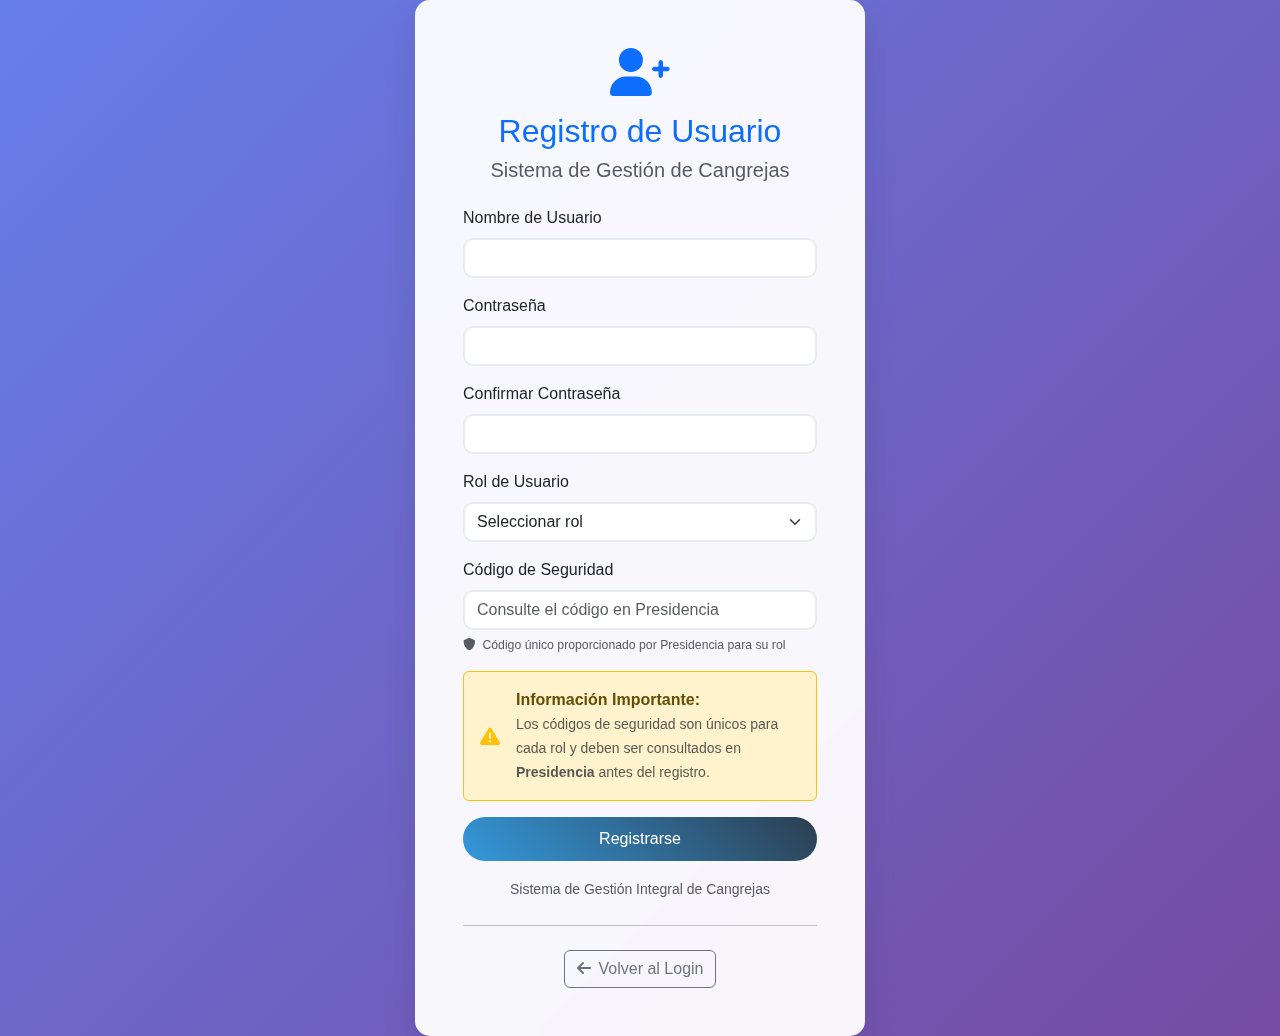
<file: proyectoto/registro.html>
<!DOCTYPE html>
<html lang="es">
<head>
    <meta charset="UTF-8">
    <meta name="viewport" content="width=device-width, initial-scale=1.0">
    <title>Registro - Sistema de Gestión de Cangrejas</title>
    <link href="https://cdn.jsdelivr.net/npm/bootstrap@5.3.0/dist/css/bootstrap.min.css" rel="stylesheet">
    <link href="https://cdnjs.cloudflare.com/ajax/libs/font-awesome/6.0.0/css/all.min.css" rel="stylesheet">
    <style>
        :root {
            --primary-color: #2c3e50;
            --secondary-color: #3498db;
            --success-color: #27ae60;
            --warning-color: #f39c12;
            --danger-color: #e74c3c;
            --light-bg: #ecf0f1;
        }
        
        body {
            background: linear-gradient(135deg, #667eea 0%, #764ba2 100%);
            min-height: 100vh;
            font-family: 'Segoe UI', Tahoma, Geneva, Verdana, sans-serif;
        }
        
        .login-container {
            background: rgba(255, 255, 255, 0.95);
            border-radius: 15px;
            box-shadow: 0 15px 35px rgba(0, 0, 0, 0.1);
            backdrop-filter: blur(10px);
        }
        
        .btn-custom {
            background: linear-gradient(45deg, var(--secondary-color), var(--primary-color));
            border: none;
            color: white;
            border-radius: 25px;
            padding: 10px 25px;
            transition: all 0.3s ease;
        }
        
        .btn-custom:hover {
            transform: translateY(-2px);
            box-shadow: 0 5px 15px rgba(0, 0, 0, 0.2);
            color: white;
        }
        
        .form-control-custom {
            border-radius: 10px;
            border: 2px solid #e9ecef;
            transition: all 0.3s ease;
        }
        
        .form-control-custom:focus {
            border-color: var(--secondary-color);
            box-shadow: 0 0 0 0.2rem rgba(52, 152, 219, 0.25);
        }
        
        .code-display {
            font-family: 'Courier New', monospace;
            font-weight: bold;
            font-size: 1.1em;
            padding: 2px 6px;
            border-radius: 4px;
            background-color: #f8f9fa;
        }
        
        .security-codes-card {
            transition: all 0.3s ease;
        }
        
        .security-codes-card:hover {
            transform: translateY(-2px);
            box-shadow: 0 5px 15px rgba(0, 0, 0, 0.1);
        }
    </style>
</head>
<body>
    <!-- Register Screen -->
    <div id="registerScreen" class="container-fluid d-flex align-items-center justify-content-center" style="min-height: 100vh;">
        <div class="login-container p-5" style="max-width: 450px; width: 100%;">
            <div class="text-center mb-4">
                <i class="fas fa-user-plus fa-3x text-primary mb-3"></i>
                <h2 class="text-primary">Registro de Usuario</h2>
                <h5 class="text-muted">Sistema de Gestión de Cangrejas</h5>
            </div>
            
            <form id="newUserForm">
                <div class="mb-3">
                    <label for="newUsername" class="form-label">Nombre de Usuario</label>
                    <input type="text" class="form-control form-control-custom" id="newUsername" required>
                </div>
                <div class="mb-3">
                    <label for="newPassword" class="form-label">Contraseña</label>
                    <input type="password" class="form-control form-control-custom" id="newPassword" required>
                </div>
                <div class="mb-3">
                    <label for="confirmPassword" class="form-label">Confirmar Contraseña</label>
                    <input type="password" class="form-control form-control-custom" id="confirmPassword" required>
                </div>
                <div class="mb-3">
                    <label for="newSecurityLevel" class="form-label">Rol de Usuario</label>
                    <select class="form-select form-control-custom" id="newSecurityLevel" required>
                        <option value="">Seleccionar rol</option>
                        <option value="operador">Operador Receptor</option>
                        <option value="supervisor">Supervisor de Calidad</option>
                        <option value="gerente">Gerente de Proceso</option>
                        <option value="admin">Administrador</option>
                    </select>
                </div>
                <div class="mb-3">
                    <label for="securityCode" class="form-label">Código de Seguridad</label>
                    <input type="text" class="form-control form-control-custom" id="securityCode" placeholder="Consulte el código en Presidencia" required>
                    <div class="form-text">
                        <small class="text-muted">
                            <i class="fas fa-shield-alt me-1"></i>
                            Código único proporcionado por Presidencia para su rol
                        </small>
                    </div>
                </div>
                
                <!-- Información sobre códigos de seguridad -->
                <div class="mb-3">
                    <div class="alert alert-warning border-warning">
                        <div class="d-flex align-items-center">
                            <i class="fas fa-exclamation-triangle me-3 fa-lg text-warning"></i>
                            <div>
                                <strong>Información Importante:</strong><br>
                                <small class="text-muted">
                                    Los códigos de seguridad son únicos para cada rol y deben ser consultados en <strong>Presidencia</strong> antes del registro.
                                </small>
                            </div>
                        </div>
                    </div>
                </div>
                <button type="submit" class="btn btn-custom w-100">Registrarse</button>
            </form>
            
            <div class="text-center mt-3">
                <small class="text-muted">Sistema de Gestión Integral de Cangrejas</small>
            </div>
            
            <hr class="my-4">
            
            <div class="text-center">
                <button type="button" class="btn btn-outline-secondary" onclick="goToLogin()">
                    <i class="fas fa-arrow-left me-2"></i>Volver al Login
                </button>
            </div>
        </div>
    </div>

    <script src="https://cdn.jsdelivr.net/npm/bootstrap@5.3.0/dist/js/bootstrap.bundle.min.js"></script>
    <script src="config.js"></script>
    <script src="registro-script.js"></script>
</body>
</html>
</file>
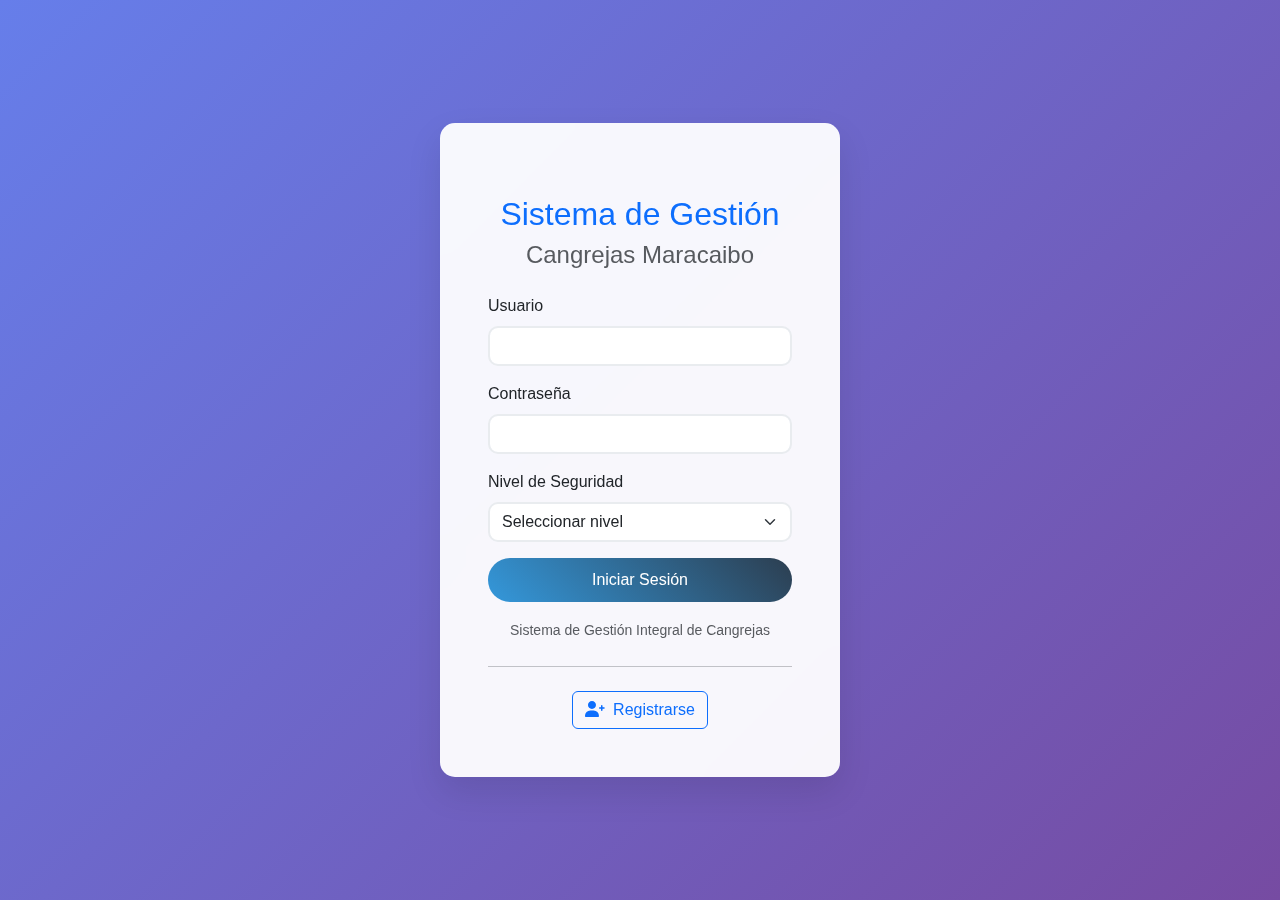
<file: proyectoto/supervisor.html>
<!DOCTYPE html>
<html lang="es">
<head>
    <meta charset="UTF-8">
    <meta name="viewport" content="width=device-width, initial-scale=1.0">
    <title>Supervisor de Calidad - Sistema Cangrejas</title>
    <link href="https://cdn.jsdelivr.net/npm/bootstrap@5.3.0/dist/css/bootstrap.min.css" rel="stylesheet">
    <link href="https://cdnjs.cloudflare.com/ajax/libs/font-awesome/6.0.0/css/all.min.css" rel="stylesheet">
    <link href="styles.css" rel="stylesheet">
</head>
<body>
    <!-- Navigation -->
    <nav class="navbar navbar-expand-lg navbar-dark navbar-custom">
        <div class="container-fluid">
            <a class="navbar-brand" href="#">
                <i class="fas fa-crab me-2"></i>
                Sistema Cangrejas - Supervisor
            </a>
            <div class="navbar-nav ms-auto">
                <span class="navbar-text me-3">
                    <i class="fas fa-user me-1"></i>
                    <span id="currentUser"></span>
                    <span class="badge bg-light text-dark ms-2">Supervisor</span>
                </span>
                <button class="btn btn-outline-light btn-sm" onclick="logout()">
                    <i class="fas fa-sign-out-alt me-1"></i>
                    Cerrar Sesión
                </button>
            </div>
        </div>
    </nav>

    <!-- Dashboard Supervisor -->
    <div class="container-fluid mt-4">
        <div class="row">
            <div class="col-12">
                <div class="main-container p-4">
                    <h2 class="text-center mb-4">
                        <i class="fas fa-clipboard-list me-2"></i>
                        Panel de Supervisor de Calidad
                    </h2>
                    
                    <!-- Estadísticas del Supervisor -->
                    <div class="row mb-4">
                        <div class="col-md-3">
                            <div class="card text-center bg-primary text-white">
                                <div class="card-body">
                                    <i class="fas fa-boxes fa-2x mb-2"></i>
                                    <h5>Contenedores Recibidos</h5>
                                    <h3 id="totalReceived">0</h3>
                                </div>
                            </div>
                        </div>
                        <div class="col-md-3">
                            <div class="card text-center bg-success text-white">
                                <div class="card-body">
                                    <i class="fas fa-fire fa-2x mb-2"></i>
                                    <h5>En Procesamiento</h5>
                                    <h3 id="inProcessing">0</h3>
                                </div>
                            </div>
                        </div>
                        <div class="col-md-3">
                            <div class="card text-center bg-warning text-white">
                                <div class="card-body">
                                    <i class="fas fa-check-circle fa-2x mb-2"></i>
                                    <h5>Completados</h5>
                                    <h3 id="completed">0</h3>
                                </div>
                            </div>
                        </div>
                        <div class="col-md-3">
                            <div class="card text-center bg-danger text-white">
                                <div class="card-body">
                                    <i class="fas fa-times-circle fa-2x mb-2"></i>
                                    <h5>Rechazados</h5>
                                    <h3 id="rejected">0</h3>
                                </div>
                            </div>
                        </div>
                    </div>

                    <!-- Fases Disponibles -->
                    <div class="row">
                        <div class="col-md-6 mb-4">
                            <div class="card phase-card">
                                <div class="security-level">Nivel 1</div>
                                <div class="phase-header">
                                    <i class="fas fa-clipboard-check fa-2x mb-2"></i>
                                    <h4>Fase 1: Recepción</h4>
                                    <p class="mb-0">Clasificación y Supervisión</p>
                                </div>
                                <div class="card-body">
                                    <p class="text-muted">Revisión de contenedores recibidos</p>
                                    <ul class="list-unstyled">
                                        <li><i class="fas fa-check text-success me-2"></i>Verificar clasificación</li>
                                        <li><i class="fas fa-check text-success me-2"></i>Control de calidad</li>
                                        <li><i class="fas fa-check text-success me-2"></i>Validar datos</li>
                                        <li><i class="fas fa-check text-success me-2"></i>Aprobar para procesamiento</li>
                                    </ul>
                                    <button class="btn btn-custom w-100" onclick="openPhase1()">
                                        <i class="fas fa-eye me-2"></i>Revisar Recepciones
                                    </button>
                                </div>
                            </div>
                        </div>
                        
                        <div class="col-md-6 mb-4">
                            <div class="card phase-card">
                                <div class="security-level">Nivel 2</div>
                                <div class="phase-header">
                                    <i class="fas fa-fire fa-2x mb-2"></i>
                                    <h4>Fase 2: Procesamiento</h4>
                                    <p class="mb-0">Control de Calidad</p>
                                </div>
                                <div class="card-body">
                                    <p class="text-muted">Supervisión del procesamiento</p>
                                    <ul class="list-unstyled">
                                        <li><i class="fas fa-check text-success me-2"></i>Control de temperatura</li>
                                        <li><i class="fas fa-check text-success me-2"></i>Verificar rendimiento</li>
                                        <li><i class="fas fa-check text-success me-2"></i>Validar calidad final</li>
                                        <li><i class="fas fa-check text-success me-2"></i>Aprobar para exportación</li>
                                    </ul>
                                    <button class="btn btn-custom w-100" onclick="openPhase2()">
                                        <i class="fas fa-edit me-2"></i>Gestionar Procesamiento
                                    </button>
                                </div>
                            </div>
                        </div>
                        
                        <div class="col-md-6 mb-4">
                            <div class="card phase-card">
                                <div class="security-level">Nivel 3</div>
                                <div class="phase-header">
                                    <i class="fas fa-cut fa-2x mb-2"></i>
                                    <h4>Fase 3: Separación de Carne</h4>
                                    <p class="mb-0">Cálculo de Rendimiento</p>
                                </div>
                                <div class="card-body">
                                    <p class="text-muted">Separación y clasificación automática</p>
                                    <ul class="list-unstyled">
                                        <li><i class="fas fa-check text-success me-2"></i>Separación de carne</li>
                                        <li><i class="fas fa-check text-success me-2"></i>Cálculo de rendimiento</li>
                                        <li><i class="fas fa-check text-success me-2"></i>Clasificación automática</li>
                                        <li><i class="fas fa-check text-success me-2"></i>Validación final</li>
                                    </ul>
                                    <button class="btn btn-custom w-100" onclick="openPhase3()">
                                        <i class="fas fa-calculator me-2"></i>Separación y Clasificación
                                    </button>
                                </div>
                            </div>
                        </div>
                    </div>

                    <!-- Acciones Rápidas del Supervisor -->
                    <div class="row mt-4">
                        <div class="col-12">
                            <div class="card">
                                <div class="card-header bg-warning text-white">
                                    <h5 class="mb-0">
                                        <i class="fas fa-tools me-2"></i>
                                        Acciones Rápidas - Control de Calidad
                                    </h5>
                                </div>
                                <div class="card-body">
                                    <div class="row">
                                        <div class="col-md-6">
                                            <h6>Acciones Rápidas</h6>
                                            <div class="d-grid gap-2">
                                                <button class="btn btn-outline-primary" onclick="openPhase1()">
                                                    <i class="fas fa-eye me-2"></i>Revisar Recepciones
                                                </button>
                                                <button class="btn btn-outline-success" onclick="openPhase2()">
                                                    <i class="fas fa-edit me-2"></i>Gestionar Procesamiento
                                                </button>
                                            </div>
                                        </div>
                                        <div class="col-md-6">
                                            <h6>Acciones de Fase 2</h6>
                                            <!-- Menú desplegable para acciones de Fase 2 -->
                                            <div class="dropdown">
                                                <button class="btn btn-primary dropdown-toggle w-100" type="button" data-bs-toggle="dropdown" aria-expanded="false">
                                                    <i class="fas fa-cogs me-2"></i>Acciones de Fase 2
                                                </button>
                                                <ul class="dropdown-menu w-100">
                                                    <li><a class="dropdown-item" href="#" onclick="forcePhase2Access()">
                                                        <i class="fas fa-rocket me-2"></i>FORZAR ACCESO FASE 2
                                                    </a></li>
                                                    <li><a class="dropdown-item" href="#" onclick="resetAndCreateTestData()">
                                                        <i class="fas fa-refresh me-2"></i>Reiniciar y Crear Datos
                                                    </a></li>
                                                    <li><a class="dropdown-item" href="#" onclick="bulkApproveAll()">
                                                        <i class="fas fa-check-double me-2"></i>Aprobar Todos los Contenedores
                                                    </a></li>
                                                    <li><a class="dropdown-item" href="#" onclick="emergencyPhase2Access()">
                                                        <i class="fas fa-exclamation-triangle me-2"></i>Acceso de Emergencia
                                                    </a></li>
                                                    <li><a class="dropdown-item" href="#" onclick="createTestData()">
                                                        <i class="fas fa-plus-circle me-2"></i>Crear Datos de Prueba
                                                    </a></li>
                                                    <li><hr class="dropdown-divider"></li>
                                                    <li><a class="dropdown-item" href="#" onclick="diagnosePhase2Issue()">
                                                        <i class="fas fa-stethoscope me-2"></i>Diagnosticar Fase 2
                                                    </a></li>
                                                    <li><a class="dropdown-item" href="#" onclick="diagnoseContainerApproval()">
                                                        <i class="fas fa-search me-2"></i>Diagnosticar Aprobación
                                                    </a></li>
                                                    <li><a class="dropdown-item" href="#" onclick="fixContainerApproval()">
                                                        <i class="fas fa-wrench me-2"></i>Arreglar Aprobación
                                                    </a></li>
                                                    <li><a class="dropdown-item" href="#" onclick="testCompleteWorkflow()">
                                                        <i class="fas fa-play me-2"></i>Probar Flujo Completo
                                                    </a></li>
                                                </ul>
                                            </div>
                                        </div>
                                    </div>
                                </div>
                            </div>
                        </div>
                    </div>

                    <!-- Tabla de Control de Calidad -->
                    <div class="row mt-4">
                        <div class="col-12">
                            <div class="card">
                                <div class="card-header bg-success text-white">
                                    <h5 class="mb-0">
                                        <i class="fas fa-clipboard-list me-2"></i>
                                        Control de Calidad
                                    </h5>
                                </div>
                                <div class="card-body">
                                    <div class="table-responsive">
                                        <table class="table table-custom">
                                            <thead class="table-dark">
                                                <tr>
                                                    <th>ID</th>
                                                    <th>Contenedor</th>
                                                    <th>Proveedor</th>
                                                    <th>Fase</th>
                                                    <th>Estado</th>
                                                    <th>Calidad</th>
                                                    <th>Supervisor</th>
                                                    <th>Acciones</th>
                                                </tr>
                                            </thead>
                                            <tbody id="qualityControlTable">
                                            </tbody>
                                        </table>
                                    </div>
                                </div>
                            </div>
                        </div>
                    </div>
                </div>
            </div>
        </div>
    </div>

    <!-- Phase 1 Review Modal -->
<div class="modal fade" id="phase1ReviewModal" tabindex="-1">
    <div class="modal-dialog modal-lg">
      <div class="modal-content modal-custom">
        <div class="modal-header bg-primary text-white">
          <h5 class="modal-title">
            <i class="fas fa-clipboard-check me-2"></i> Revisión de Recepciones
          </h5>
          <button type="button" class="btn-close btn-close-white" data-bs-dismiss="modal" aria-label="Cerrar"></button>
        </div>
        <div class="modal-body">
          <div class="table-responsive">
            <table class="table table-custom">
              <thead class="table-dark">
                <tr>
                  <th>Contenedor</th>
                  <th>Proveedor</th>
                  <th>Tipo</th>
                  <th>Peso</th>
                  <th>Estado</th>
                  <th>Clasificación</th>
                  <th>Operador</th>
                  <th>Acciones</th>
                </tr>
              </thead>
              <tbody id="phase1ReviewTable"></tbody>
            </table>
          </div>
        </div>
      </div>
    </div>
  </div>
  
  <!-- Phase 2 Modal -->
  <div class="modal fade" id="phase2Modal" tabindex="-1">
    <div class="modal-dialog modal-lg">
      <div class="modal-content modal-custom">
        <div class="modal-header bg-success text-white">
          <h5 class="modal-title">
            <i class="fas fa-fire me-2"></i> Fase 2: Procesamiento
          </h5>
          <button type="button" class="btn-close btn-close-white" data-bs-dismiss="modal" aria-label="Cerrar"></button>
        </div>
        <div class="modal-body">
          <form id="phase2Form">
            <div class="row">
              <!-- Cooking Section -->
              <div class="col-md-6">
                <div class="mb-3">
                  <label for="containerId2" class="form-label">Contenedor ID</label>
                  <input type="text" class="form-control form-control-custom" id="containerId2" readonly>
                </div>
                <div class="mb-3">
                  <label for="cookingTemp" class="form-label">Temperatura de Cocción (°C)</label>
                  <input type="number" class="form-control form-control-custom" id="cookingTemp" required>
                </div>
                <div class="mb-3">
                  <label for="cookingTime" class="form-label">Tiempo de Cocción (min)</label>
                  <input type="number" class="form-control form-control-custom" id="cookingTime" required>
                </div>
                <div class="mb-3">
                  <label for="coolingTemp" class="form-label">Temperatura de Enfriamiento (°C)</label>
                  <input type="number" class="form-control form-control-custom" id="coolingTemp" required>
                </div>
              </div>
  
              <!-- Quality Section -->
              <div class="col-md-6">
                <div class="mb-3">
                  <label for="finalQuality" class="form-label">Calidad Final</label>
                  <select class="form-select form-control-custom" id="finalQuality" required>
                    <option value="">Seleccionar calidad</option>
                    <option value="A">Clase A</option>
                    <option value="B">Clase B</option>
                    <option value="C">Clase C</option>
                  </select>
                </div>
                <div class="mb-3">
                  <label for="processStatus" class="form-label">Estado del Proceso</label>
                  <select class="form-select form-control-custom" id="processStatus" required>
                    <option value="">Seleccionar estado</option>
                    <option value="en_proceso">En Proceso</option>
                    <option value="completado">Completado</option>
                    <option value="rechazado">Rechazado</option>
                  </select>
                </div>
              </div>
            </div>
  
            <!-- Meat Separation -->
            <div class="card mb-3">
              <div class="card-header bg-success text-white">
                <h5 class="mb-0"><i class="fas fa-cut me-2"></i> Separación de Carne - Estación de Procesamiento</h5>
              </div>
              <div class="card-body">
                <div class="row">
                  <!-- Left Side -->
                  <div class="col-md-6">
                    <!-- SPECIAL -->
                    <div class="mb-3">
                      <label for="specialMeat" class="form-label">
                        <i class="fas fa-star text-warning me-1"></i> SPECIAL (kg)
                      </label>
                      <input type="number" step="0.1" class="form-control form-control-custom" id="specialMeat" value="15.0" required>
                      <small class="text-muted">Carne blanca en piezas pequeñas y escamosas</small>
                    </div>
                    <!-- SUPER LUMP -->
                    <div class="mb-3">
                      <label for="superLumpMeat" class="form-label">
                        <i class="fas fa-star text-warning me-1"></i> SUPER LUMP (kg)
                      </label>
                      <input type="number" step="0.1" class="form-control form-control-custom" id="superLumpMeat" value="20.0" required>
                      <small class="text-muted">Piezas grandes e intactas de carne blanca</small>
                    </div>
                    <!-- JUMBO -->
                    <div class="mb-3">
                      <label for="jumboMeat" class="form-label">
                        <i class="fas fa-crown text-warning me-1"></i> JUMBO (kg)
                      </label>
                      <input type="number" step="0.1" class="form-control form-control-custom" id="jumboMeat" value="25.0" required>
                      <small class="text-muted">Trozo más grandes e intactos</small>
                    </div>
                  </div>
  
                  <!-- Right Side -->
                  <div class="col-md-6">
                    <!-- CLAW MEAT -->
                    <div class="mb-3">
                      <label for="clawMeat" class="form-label">
                        <i class="fas fa-hand-rock text-warning me-1"></i> CLAW MEAT (kg)
                      </label>
                      <input type="number" step="0.1" class="form-control form-control-custom" id="clawMeat" value="10.0" required>
                      <small class="text-muted">Carne de las pinzas</small>
                    </div>
                    <!-- DESPERDICIO ORGÁNICO -->
                    <div class="mb-3">
                      <label for="organicWaste" class="form-label">
                        <i class="fas fa-recycle text-danger me-1"></i> DESPERDICIO ORGÁNICO (kg)
                      </label>
                      <input type="number" step="0.1" class="form-control form-control-custom" id="organicWaste" value="30.0" required>
                      <small class="text-muted">Material orgánico no aprovechable</small>
                    </div>
                    <!-- TOTAL PROCESADO -->
                    <div class="mb-3">
                      <label for="totalProcessed" class="form-label">
                        <i class="fas fa-calculator text-info me-1"></i> TOTAL PROCESADO (kg)
                      </label>
                      <input type="number" step="0.1" class="form-control form-control-custom" id="totalProcessed" readonly>
                      <small class="text-muted">Suma automática de todas las partes</small>
                    </div>
                  </div>
                </div>
              </div>
            </div>
          </form>
        </div>
      </div>
    </div>
  </div>
  
                        <div class="mb-3">
                            <label class="form-label">Notas de Calidad</label>
                            <textarea class="form-control form-control-custom" id="qualityNotes" rows="3"></textarea>
                        </div>
                    </form>
                </div>
                <div class="modal-footer">
                    <button type="button" class="btn btn-secondary" data-bs-dismiss="modal">Cancelar</button>
                    <button type="button" class="btn btn-custom" onclick="savePhase2()">
                        <i class="fas fa-save me-2"></i>Guardar
                    </button>
                </div>
            </div>
        </div>
    </div>

    <!-- Phase 3 Modal -->
    <div class="modal fade" id="phase3Modal" tabindex="-1">
        <div class="modal-dialog modal-xl">
            <div class="modal-content modal-custom">
                <div class="modal-header bg-info text-white">
                    <h5 class="modal-title">
                        <i class="fas fa-cut me-2"></i>
                        Fase 3: Separación de Carne y Clasificación
                    </h5>
                    <button type="button" class="btn-close btn-close-white" data-bs-dismiss="modal" aria-label="Cerrar"></button>
                </div>
                <div class="modal-body">
                    <form id="phase3Form">
                        <div class="row">
                            <div class="col-md-6">
                                <div class="mb-3">
                                    <label class="form-label">Contenedor ID</label>
                                    <input type="text" class="form-control form-control-custom" id="containerId3" readonly>
                                </div>
                                <div class="mb-3">
                                    <label class="form-label">Tipo de Cangreja</label>
                                    <input type="text" class="form-control form-control-custom" id="crabType3" readonly>
                                </div>
                                <div class="mb-3">
                                    <label class="form-label">Peso Original (kg)</label>
                                    <input type="text" class="form-control form-control-custom" id="originalWeight3" readonly>
                                </div>
                            </div>
                            <div class="col-md-6">
                                <div class="mb-3">
                                    <label class="form-label">Estado Original</label>
                                    <input type="text" class="form-control form-control-custom" id="originalStatus3" readonly>
                                </div>
                                <div class="mb-3">
                                    <label class="form-label">Proveedor</label>
                                    <input type="text" class="form-control form-control-custom" id="provider3" readonly>
                                </div>
                                <div class="mb-3">
                                    <label class="form-label">Fecha de Recepción</label>
                                    <input type="text" class="form-control form-control-custom" id="receptionDate3" readonly>
                                </div>
                            </div>
                        </div>

                        <!-- Separación de Carne - 5 Partes -->
                        <div class="card mb-3">
                            <div class="card-header bg-success text-white">
                                <h5 class="mb-0">
                                    <i class="fas fa-cut me-2"></i>
                                    Separación de Carne - Estación de Procesamiento
                                </h5>
                            </div>
                            <div class="card-body">
                                <div class="row">
                                    <div class="col-md-6">
                                        <div class="mb-3">
                                            <label class="form-label">
                                                <i class="fas fa-star text-warning me-1"></i>
                                                SPECIAL (kg) - Piezas pequeñas escamosas
                                            </label>
                                            <input type="number" step="0.1" class="form-control form-control-custom" id="specialMeat3" value="0.0" required>
                                            <small class="text-muted">Carne blanca en piezas pequeñas y escamosas</small>
                                        </div>
                                        <div class="mb-3">
                                            <label class="form-label">
                                                <i class="fas fa-star text-warning me-1"></i>
                                                SUPER LUMP (kg) - Piezas grandes intactas
                                            </label>
                                            <input type="number" step="0.1" class="form-control form-control-custom" id="superLumpMeat3" value="0.0" required>
                                            <small class="text-muted">Piezas más grandes e intactas de carne blanca</small>
                                        </div>
                                        <div class="mb-3">
                                            <label class="form-label">
                                                <i class="fas fa-crown text-warning me-1"></i>
                                                JUMBO (kg) - Trozos más grandes
                                            </label>
                                            <input type="number" step="0.1" class="form-control form-control-custom" id="jumboMeat3" value="0.0" required>
                                            <small class="text-muted">Los trozos más grandes e intactos de carne blanca</small>
                                        </div>
                                    </div>
                                    <div class="col-md-6">
                                        <div class="mb-3">
                                            <label class="form-label">
                                                <i class="fas fa-hand-rock text-warning me-1"></i>
                                                CLAW MEAT (kg) - Carne de pinzas
                                            </label>
                                            <input type="number" step="0.1" class="form-control form-control-custom" id="clawMeat3" value="0.0" required>
                                            <small class="text-muted">Carne específicamente de las pinzas</small>
                                        </div>
                                        <div class="mb-3">
                                            <label class="form-label">
                                                <i class="fas fa-recycle text-danger me-1"></i>
                                                DESPERDICIO ORGÁNICO (kg)
                                            </label>
                                            <input type="number" step="0.1" class="form-control form-control-custom" id="organicWaste3" value="0.0" required>
                                            <small class="text-muted">Material orgánico no aprovechable</small>
                                        </div>
                                        <div class="mb-3">
                                            <label class="form-label">
                                                <i class="fas fa-calculator text-info me-1"></i>
                                                TOTAL PROCESADO (kg)
                                            </label>
                                            <input type="number" step="0.1" class="form-control form-control-custom" id="totalProcessed3" readonly>
                                            <small class="text-muted">Suma automática de todas las partes</small>
                                        </div>
                                    </div>
                                </div>
                            </div>
                        </div>

                        <!-- Sección de Cálculo de Rendimiento y Clasificación -->
                        <div class="row mt-3">
                            <div class="col-12">
                                <div class="card bg-light">
                                    <div class="card-header bg-info text-white">
                                        <h6 class="mb-0">
                                            <i class="fas fa-calculator me-2"></i>
                                            Cálculo de Rendimiento y Clasificación Automática
                                        </h6>
                                    </div>
                                    <div class="card-body">
                                        <div class="row">
                                            <div class="col-md-3">
                                                <div class="text-center">
                                                    <h6 class="text-primary">Special</h6>
                                                    <span id="phase3Special" class="badge bg-primary fs-6">0.00 kg</span>
                                                </div>
                                            </div>
                                            <div class="col-md-3">
                                                <div class="text-center">
                                                    <h6 class="text-success">Super Lump</h6>
                                                    <span id="phase3SuperLump" class="badge bg-success fs-6">0.00 kg</span>
                                                </div>
                                            </div>
                                            <div class="col-md-3">
                                                <div class="text-center">
                                                    <h6 class="text-warning">Jumbo</h6>
                                                    <span id="phase3Jumbo" class="badge bg-warning fs-6">0.00 kg</span>
                                                </div>
                                            </div>
                                            <div class="col-md-3">
                                                <div class="text-center">
                                                    <h6 class="text-danger">Claw Meat</h6>
                                                    <span id="phase3ClawMeat" class="badge bg-danger fs-6">0.00 kg</span>
                                                </div>
                                            </div>
                                        </div>
                                        <div class="row mt-2">
                                            <div class="col-md-4">
                                                <div class="text-center">
                                                    <h6 class="text-secondary">Total Carne</h6>
                                                    <span id="phase3TotalMeat" class="badge bg-secondary fs-6">0.00 kg</span>
                                                </div>
                                            </div>
                                            <div class="col-md-4">
                                                <div class="text-center">
                                                    <h6 class="text-dark">Desechos</h6>
                                                    <span id="phase3Waste" class="badge bg-dark fs-6">0.00 kg</span>
                                                </div>
                                            </div>
                                            <div class="col-md-4">
                                                <div class="text-center">
                                                    <h6 class="text-warning">Materia Prima Comestible</h6>
                                                    <span id="phase3EdiblePercentage" class="badge bg-warning fs-6">0%</span>
                                                </div>
                                            </div>
                                        </div>
                                        <div class="row mt-3">
                                            <div class="col-12">
                                                <div class="alert alert-info">
                                                    <h6 class="mb-2">Clasificación Automática:</h6>
                                                    <div class="d-flex justify-content-between align-items-center">
                                                        <span id="phase3Classification" class="badge fs-5">Pendiente</span>
                                                        <button type="button" class="btn btn-sm btn-primary" onclick="calculatePhase3Classification()">
                                                            <i class="fas fa-calculator me-1"></i>Calcular Clasificación
                                                        </button>
                                                    </div>
                                                    <small id="phase3ClassificationReason" class="text-muted">
                                                        La clasificación se determina automáticamente según el rendimiento de materia prima comestible
                                                    </small>
                                                </div>
                                            </div>
                                        </div>
                                    </div>
                                </div>
                            </div>
                        </div>

                        <div class="mb-3">
                            <label class="form-label">Observaciones Finales</label>
                            <textarea class="form-control form-control-custom" id="finalObservations3" rows="3"></textarea>
                        </div>
                    </form>
                </div>
                <div class="modal-footer">
                    <button type="button" class="btn btn-secondary" data-bs-dismiss="modal">Cancelar</button>
                    <button type="button" class="btn btn-custom" onclick="savePhase3()">
                        <i class="fas fa-save me-2"></i>Guardar Clasificación Final
                    </button>
                </div>
            </div>
        </div>
    </div>

    <script src="https://cdn.jsdelivr.net/npm/bootstrap@5.3.0/dist/js/bootstrap.bundle.min.js"></script>
    <script src="bootstrap-modal-fix.js"></script>
    <script src="config.js"></script>
    <script src="modal-accessibility.js"></script>
    <script src="supervisor-script.js"></script>
</body>
</html>
</file>
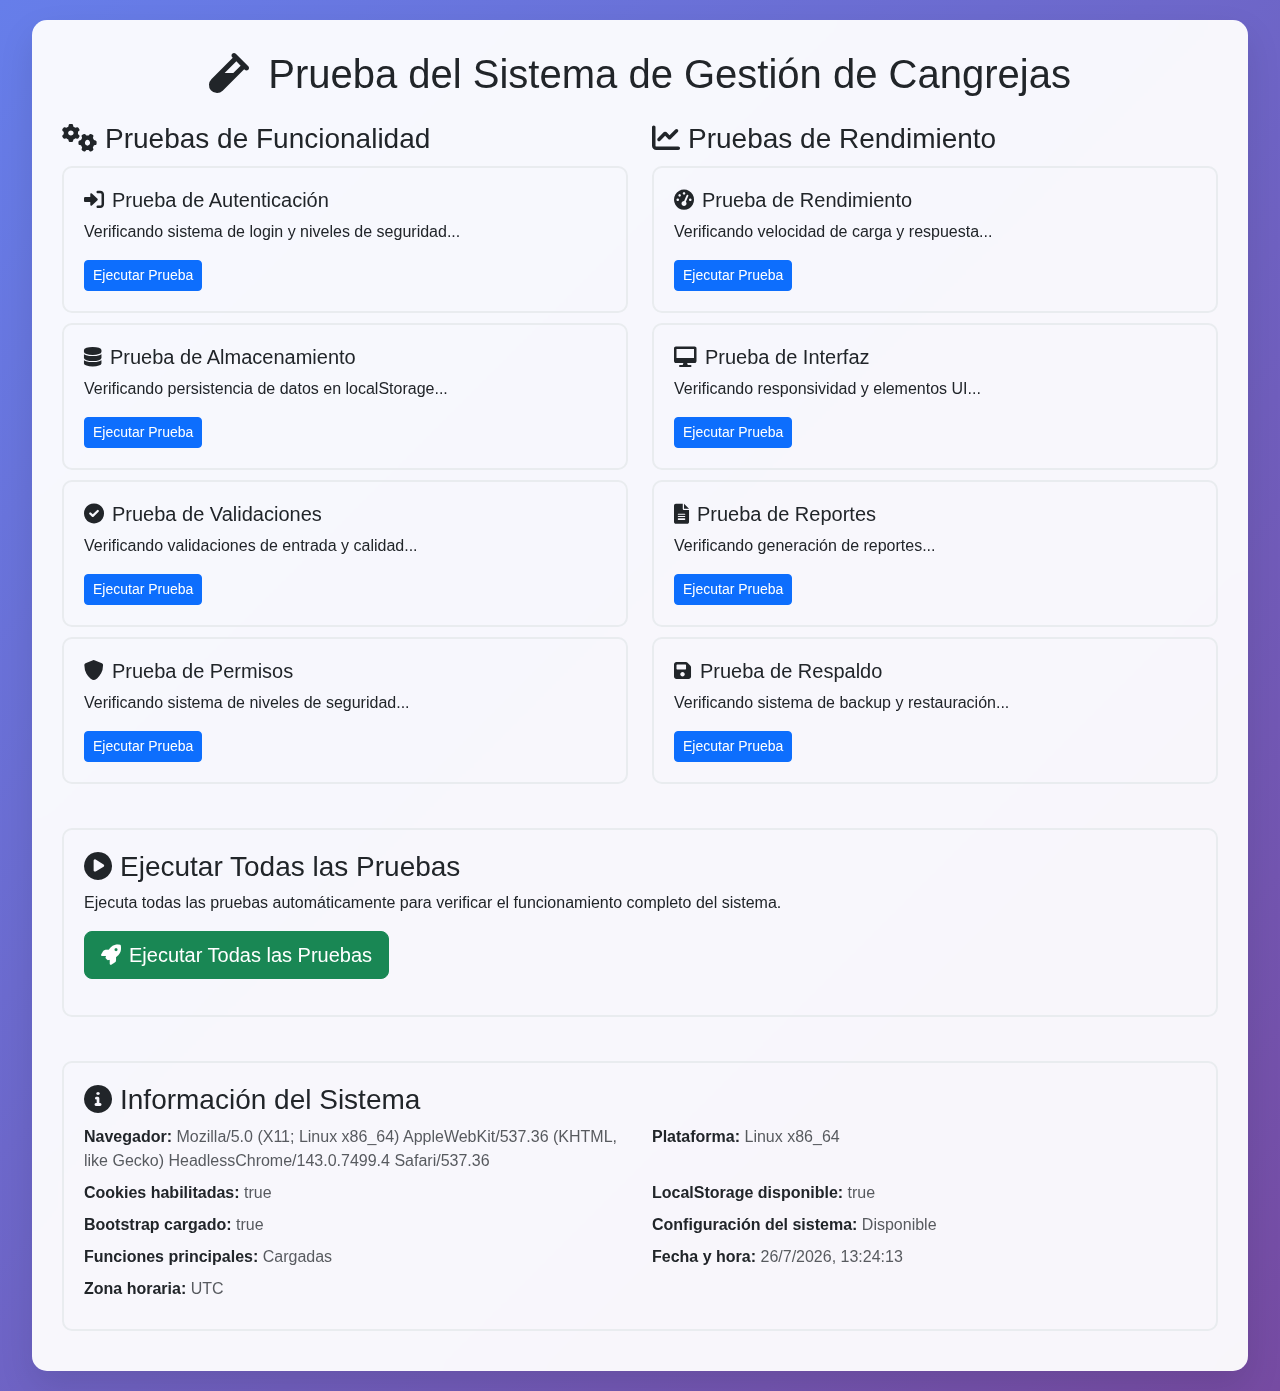
<file: proyectoto/test.html>
<!DOCTYPE html>
<html lang="es">
<head>
    <meta charset="UTF-8">
    <meta name="viewport" content="width=device-width, initial-scale=1.0">
    <title>Prueba del Sistema - Cangrejas Maracaibo</title>
    <link href="https://cdn.jsdelivr.net/npm/bootstrap@5.3.0/dist/css/bootstrap.min.css" rel="stylesheet">
    <link href="https://cdnjs.cloudflare.com/ajax/libs/font-awesome/6.0.0/css/all.min.css" rel="stylesheet">
    <style>
        body {
            background: linear-gradient(135deg, #667eea 0%, #764ba2 100%);
            min-height: 100vh;
            font-family: 'Segoe UI', Tahoma, Geneva, Verdana, sans-serif;
        }
        .test-container {
            background: rgba(255, 255, 255, 0.95);
            border-radius: 15px;
            box-shadow: 0 15px 35px rgba(0, 0, 0, 0.1);
            backdrop-filter: blur(10px);
            margin: 20px;
            padding: 30px;
        }
        .test-item {
            border: 2px solid #e9ecef;
            border-radius: 10px;
            padding: 20px;
            margin: 10px 0;
            transition: all 0.3s ease;
        }
        .test-item:hover {
            border-color: #3498db;
            box-shadow: 0 5px 15px rgba(0, 0, 0, 0.1);
        }
        .test-success {
            border-color: #27ae60;
            background-color: rgba(39, 174, 96, 0.1);
        }
        .test-error {
            border-color: #e74c3c;
            background-color: rgba(231, 76, 60, 0.1);
        }
        .test-warning {
            border-color: #f39c12;
            background-color: rgba(243, 156, 18, 0.1);
        }
    </style>
</head>
<body>
    <div class="container-fluid">
        <div class="test-container">
            <h1 class="text-center mb-4">
                <i class="fas fa-vial me-2"></i>
                Prueba del Sistema de Gestión de Cangrejas
            </h1>
            
            <div class="row">
                <div class="col-md-6">
                    <h3><i class="fas fa-cogs me-2"></i>Pruebas de Funcionalidad</h3>
                    
                    <div class="test-item" id="test-login">
                        <h5><i class="fas fa-sign-in-alt me-2"></i>Prueba de Autenticación</h5>
                        <p>Verificando sistema de login y niveles de seguridad...</p>
                        <button class="btn btn-primary btn-sm" onclick="testLogin()">Ejecutar Prueba</button>
                        <span id="login-result" class="ms-2"></span>
                    </div>
                    
                    <div class="test-item" id="test-data">
                        <h5><i class="fas fa-database me-2"></i>Prueba de Almacenamiento</h5>
                        <p>Verificando persistencia de datos en localStorage...</p>
                        <button class="btn btn-primary btn-sm" onclick="testDataStorage()">Ejecutar Prueba</button>
                        <span id="data-result" class="ms-2"></span>
                    </div>
                    
                    <div class="test-item" id="test-validation">
                        <h5><i class="fas fa-check-circle me-2"></i>Prueba de Validaciones</h5>
                        <p>Verificando validaciones de entrada y calidad...</p>
                        <button class="btn btn-primary btn-sm" onclick="testValidations()">Ejecutar Prueba</button>
                        <span id="validation-result" class="ms-2"></span>
                    </div>
                    
                    <div class="test-item" id="test-permissions">
                        <h5><i class="fas fa-shield-alt me-2"></i>Prueba de Permisos</h5>
                        <p>Verificando sistema de niveles de seguridad...</p>
                        <button class="btn btn-primary btn-sm" onclick="testPermissions()">Ejecutar Prueba</button>
                        <span id="permissions-result" class="ms-2"></span>
                    </div>
                </div>
                
                <div class="col-md-6">
                    <h3><i class="fas fa-chart-line me-2"></i>Pruebas de Rendimiento</h3>
                    
                    <div class="test-item" id="test-performance">
                        <h5><i class="fas fa-tachometer-alt me-2"></i>Prueba de Rendimiento</h5>
                        <p>Verificando velocidad de carga y respuesta...</p>
                        <button class="btn btn-primary btn-sm" onclick="testPerformance()">Ejecutar Prueba</button>
                        <span id="performance-result" class="ms-2"></span>
                    </div>
                    
                    <div class="test-item" id="test-ui">
                        <h5><i class="fas fa-desktop me-2"></i>Prueba de Interfaz</h5>
                        <p>Verificando responsividad y elementos UI...</p>
                        <button class="btn btn-primary btn-sm" onclick="testUI()">Ejecutar Prueba</button>
                        <span id="ui-result" class="ms-2"></span>
                    </div>
                    
                    <div class="test-item" id="test-reports">
                        <h5><i class="fas fa-file-alt me-2"></i>Prueba de Reportes</h5>
                        <p>Verificando generación de reportes...</p>
                        <button class="btn btn-primary btn-sm" onclick="testReports()">Ejecutar Prueba</button>
                        <span id="reports-result" class="ms-2"></span>
                    </div>
                    
                    <div class="test-item" id="test-backup">
                        <h5><i class="fas fa-save me-2"></i>Prueba de Respaldo</h5>
                        <p>Verificando sistema de backup y restauración...</p>
                        <button class="btn btn-primary btn-sm" onclick="testBackup()">Ejecutar Prueba</button>
                        <span id="backup-result" class="ms-2"></span>
                    </div>
                </div>
            </div>
            
            <div class="row mt-4">
                <div class="col-12">
                    <div class="test-item">
                        <h3><i class="fas fa-play-circle me-2"></i>Ejecutar Todas las Pruebas</h3>
                        <p>Ejecuta todas las pruebas automáticamente para verificar el funcionamiento completo del sistema.</p>
                        <button class="btn btn-success btn-lg" onclick="runAllTests()">
                            <i class="fas fa-rocket me-2"></i>Ejecutar Todas las Pruebas
                        </button>
                        <div id="overall-result" class="mt-3"></div>
                    </div>
                </div>
            </div>
            
            <div class="row mt-4">
                <div class="col-12">
                    <div class="test-item">
                        <h3><i class="fas fa-info-circle me-2"></i>Información del Sistema</h3>
                        <div id="system-info"></div>
                    </div>
                </div>
            </div>
        </div>
    </div>

    <script src="https://cdn.jsdelivr.net/npm/bootstrap@5.3.0/dist/js/bootstrap.bundle.min.js"></script>
    <script src="config.js"></script>
    <script src="script.js"></script>
    <script>
        // Funciones de prueba
        function testLogin() {
            const testItem = document.getElementById('test-login');
            const result = document.getElementById('login-result');
            
            try {
                // Simular login
                const testUser = 'test_user';
                const testLevel = 'operador';
                
                if (typeof loginUser === 'function') {
                    loginUser(testUser, testLevel);
                    testItem.className = 'test-item test-success';
                    result.innerHTML = '<i class="fas fa-check text-success"></i> Exitoso';
                } else {
                    throw new Error('Función loginUser no encontrada');
                }
            } catch (error) {
                testItem.className = 'test-item test-error';
                result.innerHTML = '<i class="fas fa-times text-danger"></i> Error: ' + error.message;
            }
        }
        
        function testDataStorage() {
            const testItem = document.getElementById('test-data');
            const result = document.getElementById('data-result');
            
            try {
                // Probar localStorage
                const testData = { test: 'data', timestamp: Date.now() };
                localStorage.setItem('test_data', JSON.stringify(testData));
                const retrieved = JSON.parse(localStorage.getItem('test_data'));
                
                if (retrieved && retrieved.test === 'data') {
                    testItem.className = 'test-item test-success';
                    result.innerHTML = '<i class="fas fa-check text-success"></i> Exitoso';
                } else {
                    throw new Error('Datos no se guardaron correctamente');
                }
            } catch (error) {
                testItem.className = 'test-item test-error';
                result.innerHTML = '<i class="fas fa-times text-danger"></i> Error: ' + error.message;
            }
        }
        
        function testValidations() {
            const testItem = document.getElementById('test-validation');
            const result = document.getElementById('validation-result');
            
            try {
                // Probar validaciones
                const testWeight = 150;
                const testClassification = 'A';
                
                if (typeof ConfigUtils !== 'undefined' && ConfigUtils.validateWeightForClassification) {
                    const isValid = ConfigUtils.validateWeightForClassification(testWeight, testClassification);
                    
                    if (isValid) {
                        testItem.className = 'test-item test-success';
                        result.innerHTML = '<i class="fas fa-check text-success"></i> Exitoso';
                    } else {
                        throw new Error('Validación falló');
                    }
                } else {
                    throw new Error('ConfigUtils no disponible');
                }
            } catch (error) {
                testItem.className = 'test-item test-error';
                result.innerHTML = '<i class="fas fa-times text-danger"></i> Error: ' + error.message;
            }
        }
        
        function testPermissions() {
            const testItem = document.getElementById('test-permissions');
            const result = document.getElementById('permissions-result');
            
            try {
                if (typeof checkPermission === 'function') {
                    const hasPermission = checkPermission('phase1');
                    
                    if (typeof hasPermission === 'boolean') {
                        testItem.className = 'test-item test-success';
                        result.innerHTML = '<i class="fas fa-check text-success"></i> Exitoso';
                    } else {
                        throw new Error('Función checkPermission no retorna boolean');
                    }
                } else {
                    throw new Error('Función checkPermission no encontrada');
                }
            } catch (error) {
                testItem.className = 'test-item test-error';
                result.innerHTML = '<i class="fas fa-times text-danger"></i> Error: ' + error.message;
            }
        }
        
        function testPerformance() {
            const testItem = document.getElementById('test-performance');
            const result = document.getElementById('performance-result');
            
            try {
                const startTime = performance.now();
                
                // Simular operación pesada
                let sum = 0;
                for (let i = 0; i < 1000000; i++) {
                    sum += i;
                }
                
                const endTime = performance.now();
                const duration = endTime - startTime;
                
                if (duration < 100) { // Menos de 100ms
                    testItem.className = 'test-item test-success';
                    result.innerHTML = '<i class="fas fa-check text-success"></i> Exitoso (' + duration.toFixed(2) + 'ms)';
                } else {
                    testItem.className = 'test-item test-warning';
                    result.innerHTML = '<i class="fas fa-exclamation-triangle text-warning"></i> Lento (' + duration.toFixed(2) + 'ms)';
                }
            } catch (error) {
                testItem.className = 'test-item test-error';
                result.innerHTML = '<i class="fas fa-times text-danger"></i> Error: ' + error.message;
            }
        }
        
        function testUI() {
            const testItem = document.getElementById('test-ui');
            const result = document.getElementById('ui-result');
            
            try {
                // Verificar elementos UI
                const hasBootstrap = typeof bootstrap !== 'undefined';
                const hasFontAwesome = document.querySelector('.fas') !== null;
                const hasCustomStyles = document.querySelector('.test-container') !== null;
                
                if (hasBootstrap && hasFontAwesome && hasCustomStyles) {
                    testItem.className = 'test-item test-success';
                    result.innerHTML = '<i class="fas fa-check text-success"></i> Exitoso';
                } else {
                    throw new Error('Elementos UI faltantes');
                }
            } catch (error) {
                testItem.className = 'test-item test-error';
                result.innerHTML = '<i class="fas fa-times text-danger"></i> Error: ' + error.message;
            }
        }
        
        function testReports() {
            const testItem = document.getElementById('test-reports');
            const result = document.getElementById('reports-result');
            
            try {
                if (typeof generateReport === 'function') {
                    testItem.className = 'test-item test-success';
                    result.innerHTML = '<i class="fas fa-check text-success"></i> Exitoso';
                } else {
                    throw new Error('Función generateReport no encontrada');
                }
            } catch (error) {
                testItem.className = 'test-item test-error';
                result.innerHTML = '<i class="fas fa-times text-danger"></i> Error: ' + error.message;
            }
        }
        
        function testBackup() {
            const testItem = document.getElementById('test-backup');
            const result = document.getElementById('backup-result');
            
            try {
                if (typeof backupData === 'function') {
                    testItem.className = 'test-item test-success';
                    result.innerHTML = '<i class="fas fa-check text-success"></i> Exitoso';
                } else {
                    throw new Error('Función backupData no encontrada');
                }
            } catch (error) {
                testItem.className = 'test-item test-error';
                result.innerHTML = '<i class="fas fa-times text-danger"></i> Error: ' + error.message;
            }
        }
        
        function runAllTests() {
            const tests = [
                testLogin,
                testDataStorage,
                testValidations,
                testPermissions,
                testPerformance,
                testUI,
                testReports,
                testBackup
            ];
            
            let passed = 0;
            let total = tests.length;
            
            tests.forEach((test, index) => {
                setTimeout(() => {
                    try {
                        test();
                        passed++;
                    } catch (error) {
                        console.error('Test failed:', error);
                    }
                    
                    if (index === tests.length - 1) {
                        const overallResult = document.getElementById('overall-result');
                        const percentage = (passed / total) * 100;
                        
                        if (percentage === 100) {
                            overallResult.innerHTML = `
                                <div class="alert alert-success">
                                    <i class="fas fa-trophy me-2"></i>
                                    <strong>¡Excelente!</strong> Todas las pruebas pasaron (${passed}/${total})
                                </div>
                            `;
                        } else if (percentage >= 75) {
                            overallResult.innerHTML = `
                                <div class="alert alert-warning">
                                    <i class="fas fa-exclamation-triangle me-2"></i>
                                    <strong>Bueno</strong> ${passed}/${total} pruebas pasaron (${percentage.toFixed(1)}%)
                                </div>
                            `;
                        } else {
                            overallResult.innerHTML = `
                                <div class="alert alert-danger">
                                    <i class="fas fa-times-circle me-2"></i>
                                    <strong>Necesita atención</strong> Solo ${passed}/${total} pruebas pasaron (${percentage.toFixed(1)}%)
                                </div>
                            `;
                        }
                    }
                }, index * 500);
            });
        }
        
        // Mostrar información del sistema
        function showSystemInfo() {
            const systemInfo = document.getElementById('system-info');
            
            const info = {
                'Navegador': navigator.userAgent,
                'Plataforma': navigator.platform,
                'Cookies habilitadas': navigator.cookieEnabled,
                'LocalStorage disponible': typeof(Storage) !== "undefined",
                'Bootstrap cargado': typeof bootstrap !== 'undefined',
                'Configuración del sistema': typeof SYSTEM_CONFIG !== 'undefined' ? 'Disponible' : 'No disponible',
                'Funciones principales': typeof loginUser !== 'undefined' ? 'Cargadas' : 'No cargadas',
                'Fecha y hora': new Date().toLocaleString('es-ES'),
                'Zona horaria': Intl.DateTimeFormat().resolvedOptions().timeZone
            };
            
            let html = '<div class="row">';
            Object.entries(info).forEach(([key, value]) => {
                html += `
                    <div class="col-md-6 mb-2">
                        <strong>${key}:</strong> 
                        <span class="text-muted">${value}</span>
                    </div>
                `;
            });
            html += '</div>';
            
            systemInfo.innerHTML = html;
        }
        
        // Ejecutar al cargar la página
        document.addEventListener('DOMContentLoaded', function() {
            showSystemInfo();
        });
    </script>
</body>
</html>
</file>
<file: proyectoto/styles.css>
/* Estilos personalizados para el Sistema de Gestión de Cangrejas */

/* Variables CSS personalizadas */
:root {
    --primary-color: #2c3e50;
    --secondary-color: #3498db;
    --success-color: #27ae60;
    --warning-color: #f39c12;
    --danger-color: #e74c3c;
    --info-color: #17a2b8;
    --light-bg: #ecf0f1;
    --dark-bg: #2c3e50;
    --gradient-primary: linear-gradient(135deg, #667eea 0%, #764ba2 100%);
    --gradient-secondary: linear-gradient(45deg, var(--primary-color), var(--secondary-color));
    --shadow-light: 0 5px 15px rgba(0, 0, 0, 0.1);
    --shadow-medium: 0 10px 25px rgba(0, 0, 0, 0.15);
    --shadow-heavy: 0 15px 35px rgba(0, 0, 0, 0.2);
    --border-radius: 15px;
    --transition: all 0.3s ease;
    --text-dark: #2c3e50;
    --text-light: #ffffff;
    --text-muted: #6c757d;
    --text-success: #27ae60;
    --text-warning: #f39c12;
    --text-danger: #e74c3c;
    --text-info: #17a2b8;
}

/* Estilos generales */
body {
    background: var(--gradient-primary);
    min-height: 100vh;
    font-family: 'Segoe UI', Tahoma, Geneva, Verdana, sans-serif;
    overflow-x: hidden;
    color: var(--text-dark);
}

/* Contenedores principales */
.login-container,
.main-container {
    background: rgba(255, 255, 255, 0.95);
    border-radius: var(--border-radius);
    box-shadow: var(--shadow-heavy);
    backdrop-filter: blur(10px);
    border: 1px solid rgba(255, 255, 255, 0.2);
}

.main-container {
    margin-top: 20px;
    animation: fadeInUp 0.6s ease-out;
}

/* Animaciones */
@keyframes fadeInUp {
    from {
        opacity: 0;
        transform: translateY(30px);
    }
    to {
        opacity: 1;
        transform: translateY(0);
    }
}

@keyframes pulse {
    0% {
        transform: scale(1);
    }
    50% {
        transform: scale(1.05);
    }
    100% {
        transform: scale(1);
    }
}

@keyframes slideInRight {
    from {
        opacity: 0;
        transform: translateX(30px);
    }
    to {
        opacity: 1;
        transform: translateX(0);
    }
}

/* Tarjetas de fases */
.phase-card {
    transition: var(--transition);
    border: none;
    border-radius: var(--border-radius);
    overflow: hidden;
    position: relative;
    background: white;
    box-shadow: var(--shadow-light);
}

.phase-card:hover {
    transform: translateY(-5px);
    box-shadow: var(--shadow-medium);
}

.phase-card::before {
    content: '';
    position: absolute;
    top: 0;
    left: 0;
    right: 0;
    height: 4px;
    background: var(--gradient-secondary);
}

.phase-header {
    background: var(--gradient-secondary);
    color: var(--text-light);
    padding: 25px 20px;
    text-align: center;
    position: relative;
}

.phase-header::after {
    content: '';
    position: absolute;
    bottom: -10px;
    left: 50%;
    transform: translateX(-50%);
    width: 0;
    height: 0;
    border-left: 10px solid transparent;
    border-right: 10px solid transparent;
    border-top: 10px solid var(--secondary-color);
}

/* Niveles de seguridad */
.security-level {
    position: absolute;
    top: 15px;
    right: 15px;
    background: rgba(0, 0, 0, 0.8);
    color: var(--text-light);
    padding: 8px 12px;
    border-radius: 20px;
    font-size: 0.75rem;
    font-weight: bold;
    backdrop-filter: blur(5px);
    border: 1px solid rgba(255, 255, 255, 0.2);
}

/* Navegación */
.navbar-custom {
    background: var(--gradient-secondary);
    box-shadow: var(--shadow-light);
    backdrop-filter: blur(10px);
    border-bottom: 1px solid rgba(255, 255, 255, 0.1);
}

.navbar-brand {
    font-weight: bold;
    font-size: 1.5rem;
    color: var(--text-light) !important;
}

.navbar-nav .nav-link {
    color: var(--text-light) !important;
}

.navbar-nav .nav-link:hover {
    color: rgba(255, 255, 255, 0.8) !important;
}

/* Botones personalizados */
.btn-custom {
    background: var(--gradient-secondary);
    border: none;
    color: var(--text-light);
    border-radius: 25px;
    padding: 12px 30px;
    transition: var(--transition);
    font-weight: 500;
    text-transform: uppercase;
    letter-spacing: 0.5px;
}

.btn-custom:hover {
    transform: translateY(-2px);
    box-shadow: var(--shadow-medium);
    color: var(--text-light);
}

.btn-custom:active {
    transform: translateY(0);
}

.btn-custom:disabled {
    opacity: 0.6;
    cursor: not-allowed;
    transform: none;
}

/* Formularios */
.form-control-custom {
    border-radius: 10px;
    border: 2px solid #e9ecef;
    transition: var(--transition);
    padding: 12px 15px;
    font-size: 1rem;
    color: var(--text-dark);
    background-color: #ffffff;
}

.form-control-custom:focus {
    border-color: var(--secondary-color);
    box-shadow: 0 0 0 0.2rem rgba(52, 152, 219, 0.25);
    transform: translateY(-1px);
    color: var(--text-dark);
}

.form-control-custom:invalid {
    border-color: var(--danger-color);
}

.form-label {
    color: var(--text-light);
    font-weight: 600;
    margin-bottom: 8px;
    font-size: 1rem;
}

/* Mejorar visibilidad de todos los elementos de texto */
label {
    color: var(--text-light) !important;
    font-weight: 600 !important;
    font-size: 1rem !important;
}

.form-text {
    color: var(--text-muted) !important;
    font-size: 0.875rem !important;
}

.text-muted {
    color: var(--text-muted) !important;
}

/* Mejorar visibilidad de elementos de formulario */
.form-select {
    color: var(--text-dark) !important;
    background-color: #ffffff !important;
}

.form-select:focus {
    color: var(--text-dark) !important;
    background-color: #ffffff !important;
}

textarea {
    color: var(--text-dark) !important;
    background-color: #ffffff !important;
}

textarea:focus {
    color: var(--text-dark) !important;
    background-color: #ffffff !important;
}

/* Mejorar visibilidad de elementos de interfaz */
.card-title {
    color: var(--text-dark) !important;
    font-weight: 700 !important;
}

.card-text {
    color: var(--text-dark) !important;
}

.modal-title {
    color: var(--text-light) !important;
    font-weight: 700 !important;
}

.modal-body {
    color: var(--text-dark) !important;
}

.modal-body label {
    color: var(--text-light) !important;
    font-weight: 600 !important;
}

.modal-body .form-label {
    color: var(--text-light) !important;
    font-weight: 600 !important;
}

/* Mejorar visibilidad de elementos de navegación */
.nav-link {
    color: var(--text-light) !important;
}

.nav-link:hover {
    color: rgba(255, 255, 255, 0.8) !important;
}

.dropdown-item {
    color: var(--text-dark) !important;
}

.dropdown-item:hover {
    color: var(--text-dark) !important;
    background-color: var(--light-bg) !important;
}

/* Mejorar visibilidad de elementos de tabla */
.table th {
    color: var(--text-light) !important;
    font-weight: 600 !important;
}

.table td {
    color: var(--text-dark) !important;
}

/* Mejorar visibilidad de elementos de alerta */
.alert {
    color: var(--text-dark) !important;
}

.alert-info {
    color: #0c5460 !important;
    background-color: #d1ecf1 !important;
    border-color: #bee5eb !important;
}

.alert-success {
    color: #155724 !important;
    background-color: #d4edda !important;
    border-color: #c3e6cb !important;
}

.alert-warning {
    color: #856404 !important;
    background-color: #fff3cd !important;
    border-color: #ffeaa7 !important;
}

.alert-danger {
    color: #721c24 !important;
    background-color: #f8d7da !important;
    border-color: #f5c6cb !important;
}

/* Mejorar visibilidad de elementos de botones */
.btn {
    color: var(--text-light) !important;
    font-weight: 500 !important;
}

.btn-outline-primary {
    color: var(--secondary-color) !important;
    border-color: var(--secondary-color) !important;
}

.btn-outline-primary:hover {
    color: var(--text-light) !important;
    background-color: var(--secondary-color) !important;
}

.btn-outline-secondary {
    color: var(--text-muted) !important;
    border-color: var(--text-muted) !important;
}

.btn-outline-secondary:hover {
    color: var(--text-light) !important;
    background-color: var(--text-muted) !important;
}

/* Mejorar visibilidad de elementos de lista */
.list-group-item {
    color: var(--text-dark) !important;
    background-color: #ffffff !important;
}

.list-group-item-action:hover {
    color: var(--text-dark) !important;
    background-color: var(--light-bg) !important;
}

/* Mejorar visibilidad de elementos de progreso */
.progress-bar {
    color: var(--text-light) !important;
    font-weight: 600 !important;
}

/* Mejorar visibilidad de elementos de tooltip */
.tooltip-inner {
    color: var(--text-light) !important;
    background-color: var(--dark-bg) !important;
}

/* Mejorar visibilidad de elementos de popover */
.popover-header {
    color: var(--text-dark) !important;
    background-color: var(--light-bg) !important;
}

.popover-body {
    color: var(--text-dark) !important;
    background-color: #ffffff !important;
}

/* Mejorar visibilidad de elementos de formulario en modales */
.modal .form-control,
.modal .form-select,
.modal textarea {
    color: var(--text-dark) !important;
    background-color: #ffffff !important;
}

.modal .form-control:focus,
.modal .form-select:focus,
.modal textarea:focus {
    color: var(--text-dark) !important;
    background-color: #ffffff !important;
}

/* Mejorar visibilidad de elementos de formulario en cards */
.card .form-control,
.card .form-select,
.card textarea {
    color: var(--text-dark) !important;
    background-color: #ffffff !important;
}

.card .form-control:focus,
.card .form-select:focus,
.card textarea:focus {
    color: var(--text-dark) !important;
    background-color: #ffffff !important;
}

/* Mejorar visibilidad de elementos de formulario en cualquier contexto */
.form-control,
.form-select,
textarea,
input[type="text"],
input[type="number"],
input[type="email"],
input[type="password"],
input[type="date"],
input[type="time"],
input[type="datetime-local"] {
    color: var(--text-dark) !important;
    background-color: #ffffff !important;
}

.form-control:focus,
.form-select:focus,
textarea:focus,
input[type="text"]:focus,
input[type="number"]:focus,
input[type="email"]:focus,
input[type="password"]:focus,
input[type="date"]:focus,
input[type="time"]:focus,
input[type="datetime-local"]:focus {
    color: var(--text-dark) !important;
    background-color: #ffffff !important;
}

/* Asegurar que todos los labels sean visibles */
label,
.form-label,
.col-form-label {
    color: var(--text-light) !important;
    font-weight: 600 !important;
    font-size: 1rem !important;
}

/* Asegurar que todos los textos de ayuda sean visibles */
.form-text,
.help-text,
.small {
    color: var(--text-muted) !important;
    font-size: 0.875rem !important;
}

/* Asegurar que todos los placeholders sean visibles */
::placeholder {
    color: var(--text-muted) !important;
    opacity: 0.7 !important;
}

/* Asegurar que todos los textos de opciones sean visibles */
option {
    color: var(--text-dark) !important;
    background-color: #ffffff !important;
}

/* Asegurar que todos los textos de párrafos sean visibles */
p {
    color: var(--text-dark) !important;
}

/* Asegurar que todos los textos de encabezados sean visibles */
h1, h2, h3, h4, h5, h6 {
    color: var(--text-dark) !important;
}

/* Excepción para encabezados en modales y navbar */
.modal-header h1,
.modal-header h2,
.modal-header h3,
.modal-header h4,
.modal-header h5,
.modal-header h6,
.navbar h1,
.navbar h2,
.navbar h3,
.navbar h4,
.navbar h5,
.navbar h6 {
    color: var(--text-light) !important;
}

/* Tablas */
.table-custom {
    background: white;
    border-radius: 10px;
    overflow: hidden;
    box-shadow: var(--shadow-light);
    border: none;
}

.table-custom thead th {
    background: var(--dark-bg);
    color: var(--text-light);
    border: none;
    padding: 15px;
    font-weight: 600;
}

.table-custom tbody tr {
    transition: var(--transition);
}

.table-custom tbody tr:hover {
    background-color: rgba(52, 152, 219, 0.1);
    transform: scale(1.01);
}

.table-custom tbody td {
    color: var(--text-dark);
    vertical-align: middle;
}

/* Modales */
.modal-custom .modal-content {
    border-radius: var(--border-radius);
    border: none;
    box-shadow: var(--shadow-heavy);
    overflow: hidden;
    background-color: #ffffff;
}

.modal-custom .modal-header {
    background: var(--gradient-secondary);
    color: var(--text-light);
    border-bottom: none;
    padding: 20px 25px;
}

.modal-custom .modal-body {
    padding: 25px;
    color: var(--text-dark);
}

.modal-custom .modal-footer {
    border-top: 1px solid #e9ecef;
    padding: 20px 25px;
}

/* Badges y estados */
.status-badge {
    font-size: 0.8rem;
    padding: 6px 12px;
    border-radius: 20px;
    font-weight: 600;
    text-transform: uppercase;
    letter-spacing: 0.5px;
}

.badge-success {
    background: var(--success-color);
    color: var(--text-light);
}

.badge-warning {
    background: var(--warning-color);
    color: var(--text-dark);
}

.badge-danger {
    background: var(--danger-color);
    color: var(--text-light);
}

.badge-info {
    background: var(--info-color);
    color: var(--text-light);
}

/* Tarjetas de estadísticas */
.stats-card {
    background: white;
    border-radius: var(--border-radius);
    padding: 25px;
    text-align: center;
    box-shadow: var(--shadow-light);
    transition: var(--transition);
    border: none;
    position: relative;
    overflow: hidden;
}

.stats-card::before {
    content: '';
    position: absolute;
    top: 0;
    left: 0;
    right: 0;
    height: 4px;
    background: var(--gradient-secondary);
}

.stats-card:hover {
    transform: translateY(-3px);
    box-shadow: var(--shadow-medium);
}

.stats-card .icon {
    font-size: 3rem;
    margin-bottom: 15px;
    opacity: 0.8;
}

.stats-card .number {
    font-size: 2.5rem;
    font-weight: bold;
    margin-bottom: 5px;
    color: var(--text-dark);
}

.stats-card .label {
    font-size: 1rem;
    color: var(--text-muted);
    font-weight: 500;
}

/* Alertas personalizadas */
.alert-custom {
    border-radius: 10px;
    border: none;
    padding: 15px 20px;
    margin-bottom: 20px;
    box-shadow: var(--shadow-light);
    animation: slideInRight 0.3s ease-out;
}

.alert-custom .alert-icon {
    font-size: 1.2rem;
    margin-right: 10px;
}

/* Estilos específicos para cálculos de materia prima */
.yield-calculation {
    background: linear-gradient(135deg, #f8f9fa 0%, #e9ecef 100%);
    border-radius: 12px;
    padding: 20px;
    margin: 15px 0;
    border-left: 4px solid var(--info-color);
    box-shadow: var(--shadow-light);
}

.yield-calculation h6 {
    color: var(--text-dark);
    font-weight: 700;
    margin-bottom: 15px;
    font-size: 1.1rem;
}

.yield-item {
    display: flex;
    justify-content: space-between;
    align-items: center;
    padding: 8px 0;
    border-bottom: 1px solid rgba(0,0,0,0.1);
}

.yield-item:last-child {
    border-bottom: none;
}

.yield-label {
    font-weight: 600;
    color: var(--text-dark);
}

.yield-value {
    font-weight: 700;
    font-size: 1.1rem;
}

.yield-value.special { color: var(--info-color); }
.yield-value.super-lump { color: var(--success-color); }
.yield-value.jumbo { color: var(--warning-color); }
.yield-value.claw-meat { color: var(--danger-color); }
.yield-value.total { color: var(--primary-color); }
.yield-value.waste { color: var(--text-muted); }

.yield-percentage {
    font-size: 0.9rem;
    color: var(--text-muted);
    font-weight: 500;
}

/* Estilos para el cálculo automático */
.auto-calculation {
    background: linear-gradient(135deg, #e3f2fd 0%, #bbdefb 100%);
    border: 2px solid var(--info-color);
    border-radius: 10px;
    padding: 15px;
    margin: 10px 0;
    animation: pulse 2s infinite;
}

.auto-calculation h6 {
    color: var(--text-dark);
    font-weight: 700;
    margin-bottom: 10px;
}

.calculation-result {
    font-size: 1.2rem;
    font-weight: 700;
    color: var(--info-color);
    text-align: center;
    padding: 10px;
    background: rgba(255,255,255,0.8);
    border-radius: 8px;
    margin: 5px 0;
}

/* Loading spinner */
.loading-spinner {
    display: inline-block;
    width: 20px;
    height: 20px;
    border: 3px solid rgba(255, 255, 255, 0.3);
    border-radius: 50%;
    border-top-color: white;
    animation: spin 1s ease-in-out infinite;
}

@keyframes spin {
    to {
        transform: rotate(360deg);
    }
}

/* Responsive design */
@media (max-width: 768px) {
    .login-container {
        margin: 20px;
        padding: 30px 20px;
    }
    
    .main-container {
        margin: 10px;
        padding: 20px 15px;
    }
    
    .phase-card {
        margin-bottom: 20px;
    }
    
    .stats-card {
        margin-bottom: 15px;
    }
    
    .btn-custom {
        padding: 10px 20px;
        font-size: 0.9rem;
    }
    
    .navbar-brand {
        font-size: 1.2rem;
    }
}

@media (max-width: 576px) {
    .phase-header {
        padding: 20px 15px;
    }
    
    .phase-header h4 {
        font-size: 1.2rem;
    }
    
    .modal-custom .modal-body {
        padding: 20px 15px;
    }
    
    .table-responsive {
        font-size: 0.9rem;
    }
}

/* Efectos especiales */
.glow-effect {
    position: relative;
}

.glow-effect::after {
    content: '';
    position: absolute;
    top: -2px;
    left: -2px;
    right: -2px;
    bottom: -2px;
    background: var(--gradient-secondary);
    border-radius: inherit;
    z-index: -1;
    opacity: 0;
    transition: var(--transition);
}

.glow-effect:hover::after {
    opacity: 0.3;
}

/* Scrollbar personalizada */
::-webkit-scrollbar {
    width: 8px;
}

::-webkit-scrollbar-track {
    background: #f1f1f1;
    border-radius: 10px;
}

::-webkit-scrollbar-thumb {
    background: var(--secondary-color);
    border-radius: 10px;
}

::-webkit-scrollbar-thumb:hover {
    background: var(--primary-color);
}

/* Tooltips personalizados */
.tooltip-custom {
    position: relative;
    cursor: help;
}

.tooltip-custom::before {
    content: attr(data-tooltip);
    position: absolute;
    bottom: 100%;
    left: 50%;
    transform: translateX(-50%);
    background: var(--dark-bg);
    color: white;
    padding: 8px 12px;
    border-radius: 6px;
    font-size: 0.8rem;
    white-space: nowrap;
    opacity: 0;
    visibility: hidden;
    transition: var(--transition);
    z-index: 1000;
}

.tooltip-custom:hover::before {
    opacity: 1;
    visibility: visible;
}

/* Efectos de hover para iconos */
.fas, .far, .fab {
    transition: var(--transition);
}

.fas:hover, .far:hover, .fab:hover {
    transform: scale(1.1);
}

/* Estilos para formularios de validación */
.form-control-custom.is-valid {
    border-color: var(--success-color);
    box-shadow: 0 0 0 0.2rem rgba(39, 174, 96, 0.25);
}

.form-control-custom.is-invalid {
    border-color: var(--danger-color);
    box-shadow: 0 0 0 0.2rem rgba(231, 76, 60, 0.25);
}

.invalid-feedback {
    color: var(--danger-color);
    font-size: 0.875rem;
    margin-top: 5px;
}

.valid-feedback {
    color: var(--success-color);
    font-size: 0.875rem;
    margin-top: 5px;
}

/* Estilos para el modo oscuro (futuro) */
[data-theme="dark"] {
    --light-bg: #2c3e50;
    --dark-bg: #1a252f;
}

/* Animaciones de entrada para elementos */
.fade-in {
    animation: fadeIn 0.5s ease-in;
}

@keyframes fadeIn {
    from {
        opacity: 0;
    }
    to {
        opacity: 1;
    }
}

/* Estilos para el footer */
.footer {
    background: var(--dark-bg);
    color: white;
    text-align: center;
    padding: 20px;
    margin-top: 50px;
    border-radius: var(--border-radius) var(--border-radius) 0 0;
}

.footer a {
    color: var(--secondary-color);
    text-decoration: none;
}

.footer a:hover {
    color: var(--primary-color);
}

/* Estilos para accesibilidad de modales */
/* Mejorar el foco en modales */
.modal .btn-close:focus {
    box-shadow: 0 0 0 0.25rem rgba(255, 255, 255, 0.5);
    outline: none;
}

.modal input:focus,
.modal select:focus,
.modal textarea:focus {
    border-color: var(--secondary-color);
    box-shadow: 0 0 0 0.2rem rgba(52, 152, 219, 0.25);
    outline: none;
}

.modal button:focus {
    box-shadow: 0 0 0 0.2rem rgba(52, 152, 219, 0.25);
    outline: none;
}

/* Mejorar la accesibilidad del modal backdrop */
.modal-backdrop {
    pointer-events: auto;
}

/* Asegurar que el contenido del modal sea accesible */
.modal-content {
    outline: none;
}

/* Mejorar el contraste para accesibilidad */
.modal-header {
    border-bottom: 2px solid rgba(0, 0, 0, 0.1);
}

.modal-footer {
    border-top: 2px solid rgba(0, 0, 0, 0.1);
}

/* Estilos para elementos con foco visible */
*:focus-visible {
    outline: 2px solid var(--secondary-color);
    outline-offset: 2px;
}

/* Asegurar que los botones de cierre sean accesibles */
.btn-close {
    opacity: 0.8;
    transition: opacity 0.2s ease;
}

.btn-close:hover,
.btn-close:focus {
    opacity: 1;
}

/* Mejorar la accesibilidad de las tablas en modales */
.modal .table th {
    background-color: var(--dark-bg);
    color: var(--text-light);
    font-weight: 600;
}

.modal .table td {
    vertical-align: middle;
    color: var(--text-dark);
}

/* Asegurar que los formularios en modales sean accesibles */
.modal form label {
    font-weight: 500;
    color: var(--text-light);
}

.modal form .form-control:focus,
.modal form .form-select:focus {
    border-color: var(--secondary-color);
    box-shadow: 0 0 0 0.2rem rgba(52, 152, 219, 0.25);
}

/* Mejorar la accesibilidad de los badges en modales */
.modal .badge {
    font-size: 0.875em;
    padding: 0.5em 0.75em;
}

/* Asegurar que los alertas en modales sean accesibles */
.modal .alert {
    border-left: 4px solid;
    padding-left: 1rem;
}

.modal .alert-info {
    border-left-color: var(--info-color);
}

.modal .alert-success {
    border-left-color: var(--success-color);
}

.modal .alert-warning {
    border-left-color: var(--warning-color);
}

.modal .alert-danger {
    border-left-color: var(--danger-color);
}

/* Mejorar la accesibilidad de los botones en modales */
.modal .btn {
    font-weight: 500;
    transition: all 0.2s ease;
}

.modal .btn:hover {
    transform: translateY(-1px);
}

.modal .btn:active {
    transform: translateY(0);
}

/* Asegurar que los tooltips sean accesibles */
.modal [data-bs-toggle="tooltip"] {
    cursor: help;
}

/* Mejorar la accesibilidad de los dropdowns en modales */
.modal .dropdown-menu {
    border: 1px solid rgba(0, 0, 0, 0.1);
    box-shadow: var(--shadow-medium);
}

.modal .dropdown-item:hover,
.modal .dropdown-item:focus {
    background-color: var(--light-bg);
}

/* Asegurar que los checkboxes y radios sean accesibles */
.modal .form-check-input:focus {
    box-shadow: 0 0 0 0.2rem rgba(52, 152, 219, 0.25);
}

/* Mejorar la accesibilidad de los textareas */
.modal textarea {
    resize: vertical;
    min-height: 100px;
}

/* Asegurar que los selects sean accesibles */
.modal select option {
    padding: 0.5rem;
}

/* Mejorar la accesibilidad de los inputs numéricos */
.modal input[type="number"] {
    -moz-appearance: textfield;
}

.modal input[type="number"]::-webkit-outer-spin-button,
.modal input[type="number"]::-webkit-inner-spin-button {
    -webkit-appearance: none;
    margin: 0;
}

/* Asegurar que los modales sean responsivos */
@media (max-width: 768px) {
    .modal-dialog {
        margin: 0.5rem;
    }
    
    .modal-content {
        border-radius: 0.5rem;
    }
    
    .modal-header {
        padding: 1rem;
    }
    
    .modal-body {
        padding: 1rem;
    }
    
    .modal-footer {
        padding: 1rem;
    }
}

/* Mejorar la accesibilidad en modo oscuro */
@media (prefers-color-scheme: dark) {
    .modal-content {
        background-color: #2c3e50;
        color: #ecf0f1;
    }
    
    .modal-header {
        border-bottom-color: rgba(255, 255, 255, 0.1);
    }
    
    .modal-footer {
        border-top-color: rgba(255, 255, 255, 0.1);
    }
    
    .modal .form-control,
    .modal .form-select {
        background-color: #34495e;
        border-color: #7f8c8d;
        color: #ecf0f1;
    }
    
    .modal .form-control:focus,
    .modal .form-select:focus {
        background-color: #34495e;
        border-color: var(--secondary-color);
        color: #ecf0f1;
    }
}
</file>
